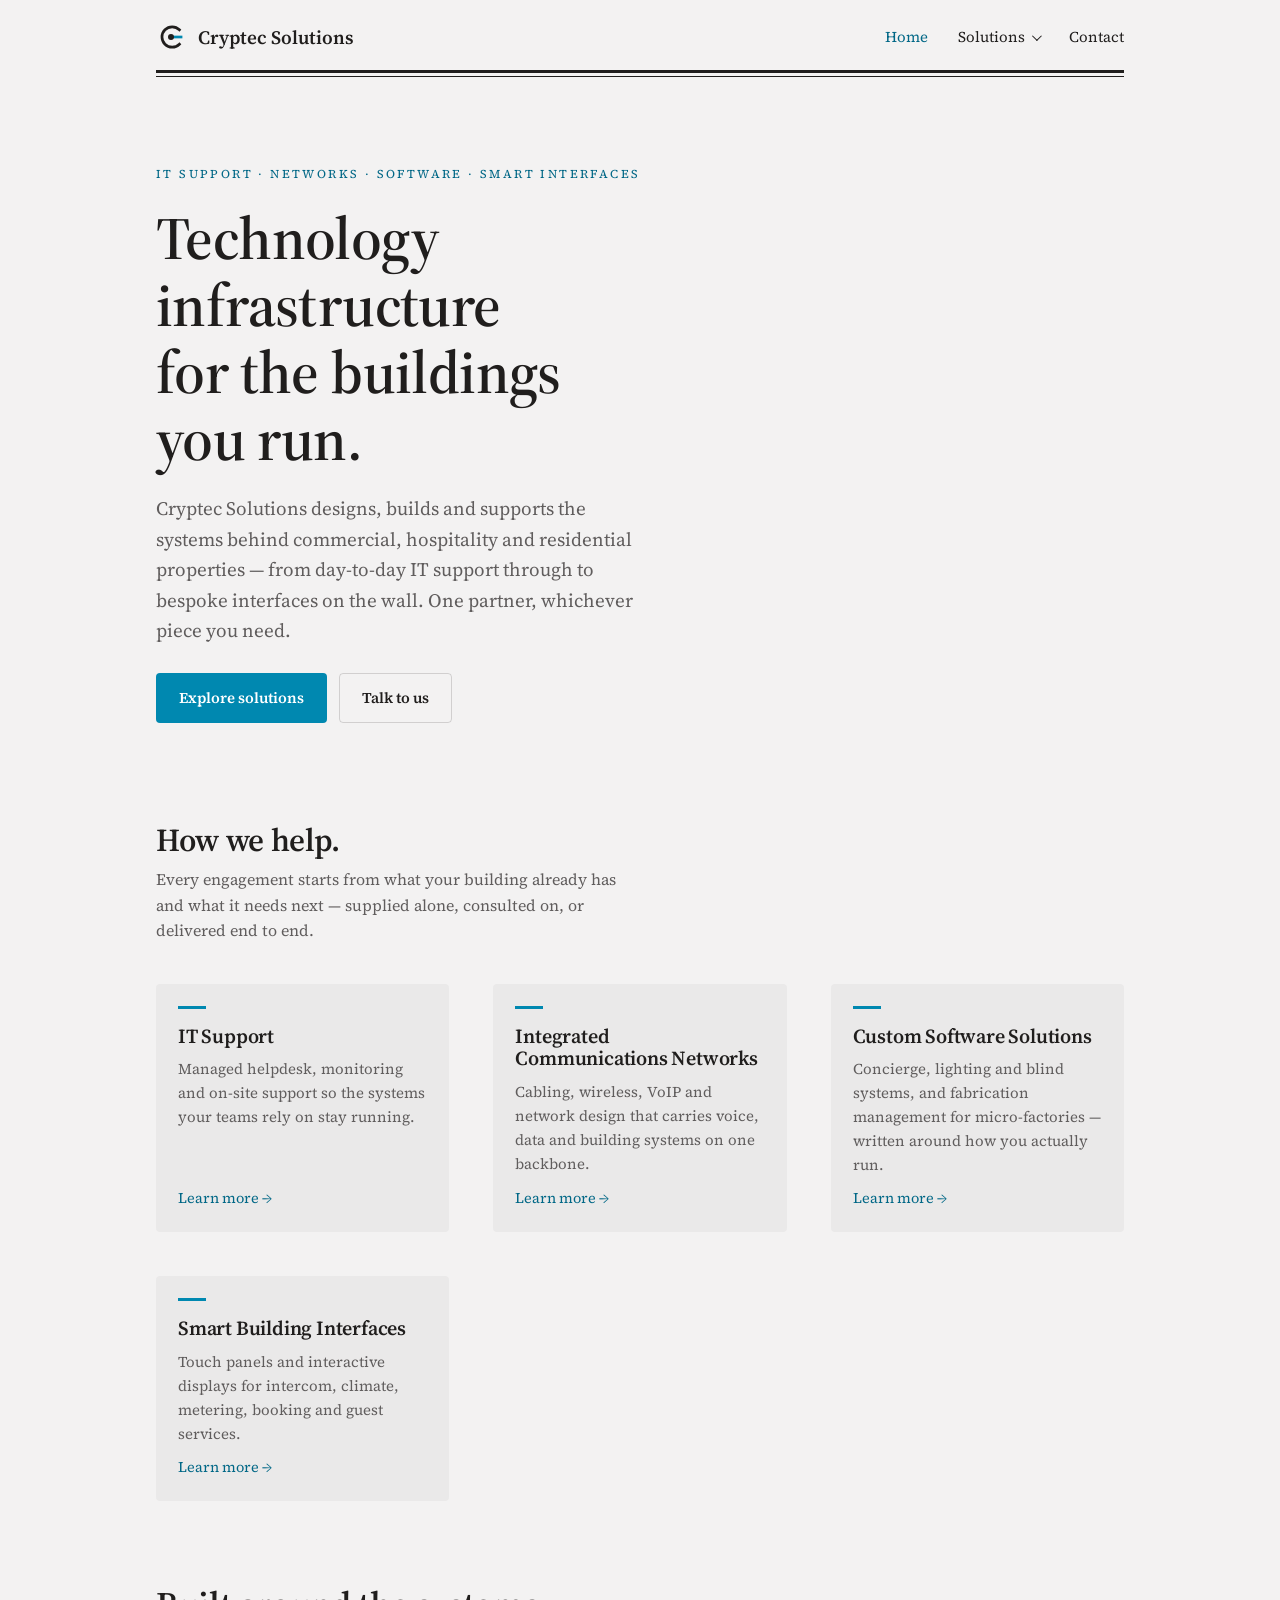
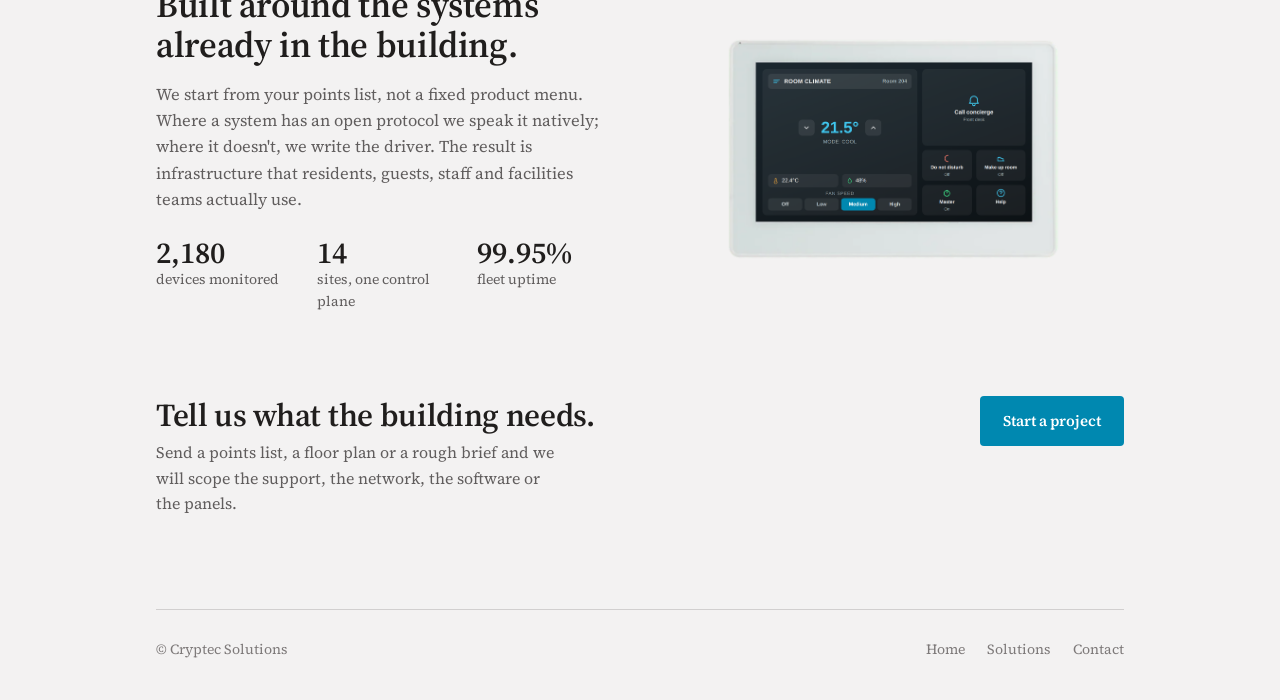
<file: index.html>
<!doctype html>
<html lang="en">
<head>
<meta charset="utf-8">
<meta name="viewport" content="width=device-width, initial-scale=1">
<title>Cryptec Solutions — IT support, networks, software &amp; smart building interfaces</title>
<meta name="description" content="Cryptec Solutions delivers IT support, integrated communications networks, custom software and smart building interfaces for commercial, hospitality and residential properties.">
<link rel="icon" href="favicon.svg" type="image/svg+xml">
<link rel="icon" href="favicon.ico" sizes="any">
<link rel="apple-touch-icon" href="apple-touch-icon.png">
<link rel="stylesheet" href="assets/css/style.css">
</head>
<body>

<div class="wrap">
  <header class="site-header">
    <nav class="nav">
      <a class="brand" href="index.html">
        <svg width="30" height="30" viewBox="0 0 100 100" aria-hidden="true">
          <path d="M78 26 A34 34 0 1 0 78 74" fill="none" stroke="currentColor" stroke-width="9" stroke-linecap="square"></path>
          <path d="M50 50 H88" fill="none" stroke="#0088b0" stroke-width="9"></path>
          <circle cx="50" cy="50" r="10" fill="currentColor"></circle>
        </svg>
        <span>Cryptec Solutions</span>
      </a>
      <div class="nav-links">
        <a href="index.html" aria-current="page">Home</a>
        <details class="dropdown">
          <summary>Solutions</summary>
          <ul class="dropdown-menu">
            <li><a class="view-all" href="solutions/index.html">All solutions →</a></li>
            <li><a href="solutions/it-support.html">IT Support<span class="item-desc">Helpdesk, infrastructure &amp; on-site support</span></a></li>
            <li><a href="solutions/communications-networks.html">Integrated Communications Networks<span class="item-desc">Cabling, wireless, VoIP &amp; building networks</span></a></li>
            <li><a href="solutions/custom-software.html">Custom Software Solutions<span class="item-desc">Concierge, lighting &amp; fabrication software</span></a></li>
            <li><a href="solutions/smart-building-interfaces.html">Smart Building Interfaces<span class="item-desc">Touch panels &amp; interactive displays</span></a></li>
          </ul>
        </details>
        <a href="contact.html">Contact</a>
      </div>
    </nav>
  </header>

  <div class="rule"><div></div><div></div></div>

  <section class="hero" style="padding-bottom: clamp(56px, 9vw, 100px);">
    <div class="kicker">IT support · networks · software · smart interfaces</div>
    <h1>Technology infrastructure for the buildings you run.</h1>
    <p>Cryptec Solutions designs, builds and supports the systems behind commercial, hospitality and residential properties — from day-to-day IT support through to bespoke interfaces on the wall. One partner, whichever piece you need.</p>
    <div class="actions">
      <a href="solutions/index.html" class="btn btn-primary">Explore solutions</a>
      <a href="contact.html" class="btn btn-secondary">Talk to us</a>
    </div>
  </section>

  <section id="solutions">
    <h2 style="font-size: clamp(24px, 3vw, 32px); margin-bottom: 8px;">How we help.</h2>
    <p class="text-muted" style="max-width: 60ch; margin-bottom: clamp(24px, 4vw, 40px);">Every engagement starts from what your building already has and what it needs next — supplied alone, consulted on, or delivered end to end.</p>
    <div class="grid grid-4">
      <div class="solution-card">
        <div class="accent-bar"></div>
        <h3>IT Support</h3>
        <p>Managed helpdesk, monitoring and on-site support so the systems your teams rely on stay running.</p>
        <a href="solutions/it-support.html">Learn more →</a>
      </div>
      <div class="solution-card">
        <div class="accent-bar"></div>
        <h3>Integrated Communications Networks</h3>
        <p>Cabling, wireless, VoIP and network design that carries voice, data and building systems on one backbone.</p>
        <a href="solutions/communications-networks.html">Learn more →</a>
      </div>
      <div class="solution-card">
        <div class="accent-bar"></div>
        <h3>Custom Software Solutions</h3>
        <p>Concierge, lighting and blind systems, and fabrication management for micro-factories — written around how you actually run.</p>
        <a href="solutions/custom-software.html">Learn more →</a>
      </div>
      <div class="solution-card">
        <div class="accent-bar"></div>
        <h3>Smart Building Interfaces</h3>
        <p>Touch panels and interactive displays for intercom, climate, metering, booking and guest services.</p>
        <a href="solutions/smart-building-interfaces.html">Learn more →</a>
      </div>
    </div>
  </section>

  <section class="grid grid-2" style="align-items: center;">
    <div style="display:flex; flex-direction:column; gap:16px;">
      <h2 style="font-size: clamp(26px, 3.4vw, 36px);">Built around the systems already in the building.</h2>
      <p class="text-muted" style="font-size: 16.5px;">We start from your points list, not a fixed product menu. Where a system has an open protocol we speak it natively; where it doesn't, we write the driver. The result is infrastructure that residents, guests, staff and facilities teams actually use.</p>
      <div class="stats">
        <div><div class="stat-num">2,180</div><div class="stat-label">devices monitored</div></div>
        <div><div class="stat-num">14</div><div class="stat-label">sites, one control plane</div></div>
        <div><div class="stat-num">99.95%</div><div class="stat-label">fleet uptime</div></div>
      </div>
    </div>
    <img src="assets/img/ct-7.png" alt="CT-7 panel showing a room control screen with climate, call concierge, do not disturb, make up room, master power and help" style="width:100%; max-width:340px; height:auto; display:block; margin:0 auto;" loading="lazy">
  </section>

  <section class="cta-banner">
    <div>
      <h2>Tell us what the building needs.</h2>
      <p>Send a points list, a floor plan or a rough brief and we will scope the support, the network, the software or the panels.</p>
    </div>
    <a href="contact.html" class="btn btn-primary">Start a project</a>
  </section>

  <footer class="site-footer">
    <span>© Cryptec Solutions</span>
    <div class="footer-links">
      <a href="index.html">Home</a>
      <a href="solutions/index.html">Solutions</a>
      <a href="contact.html">Contact</a>
    </div>
  </footer>
</div>

</body>
</html>
</file>
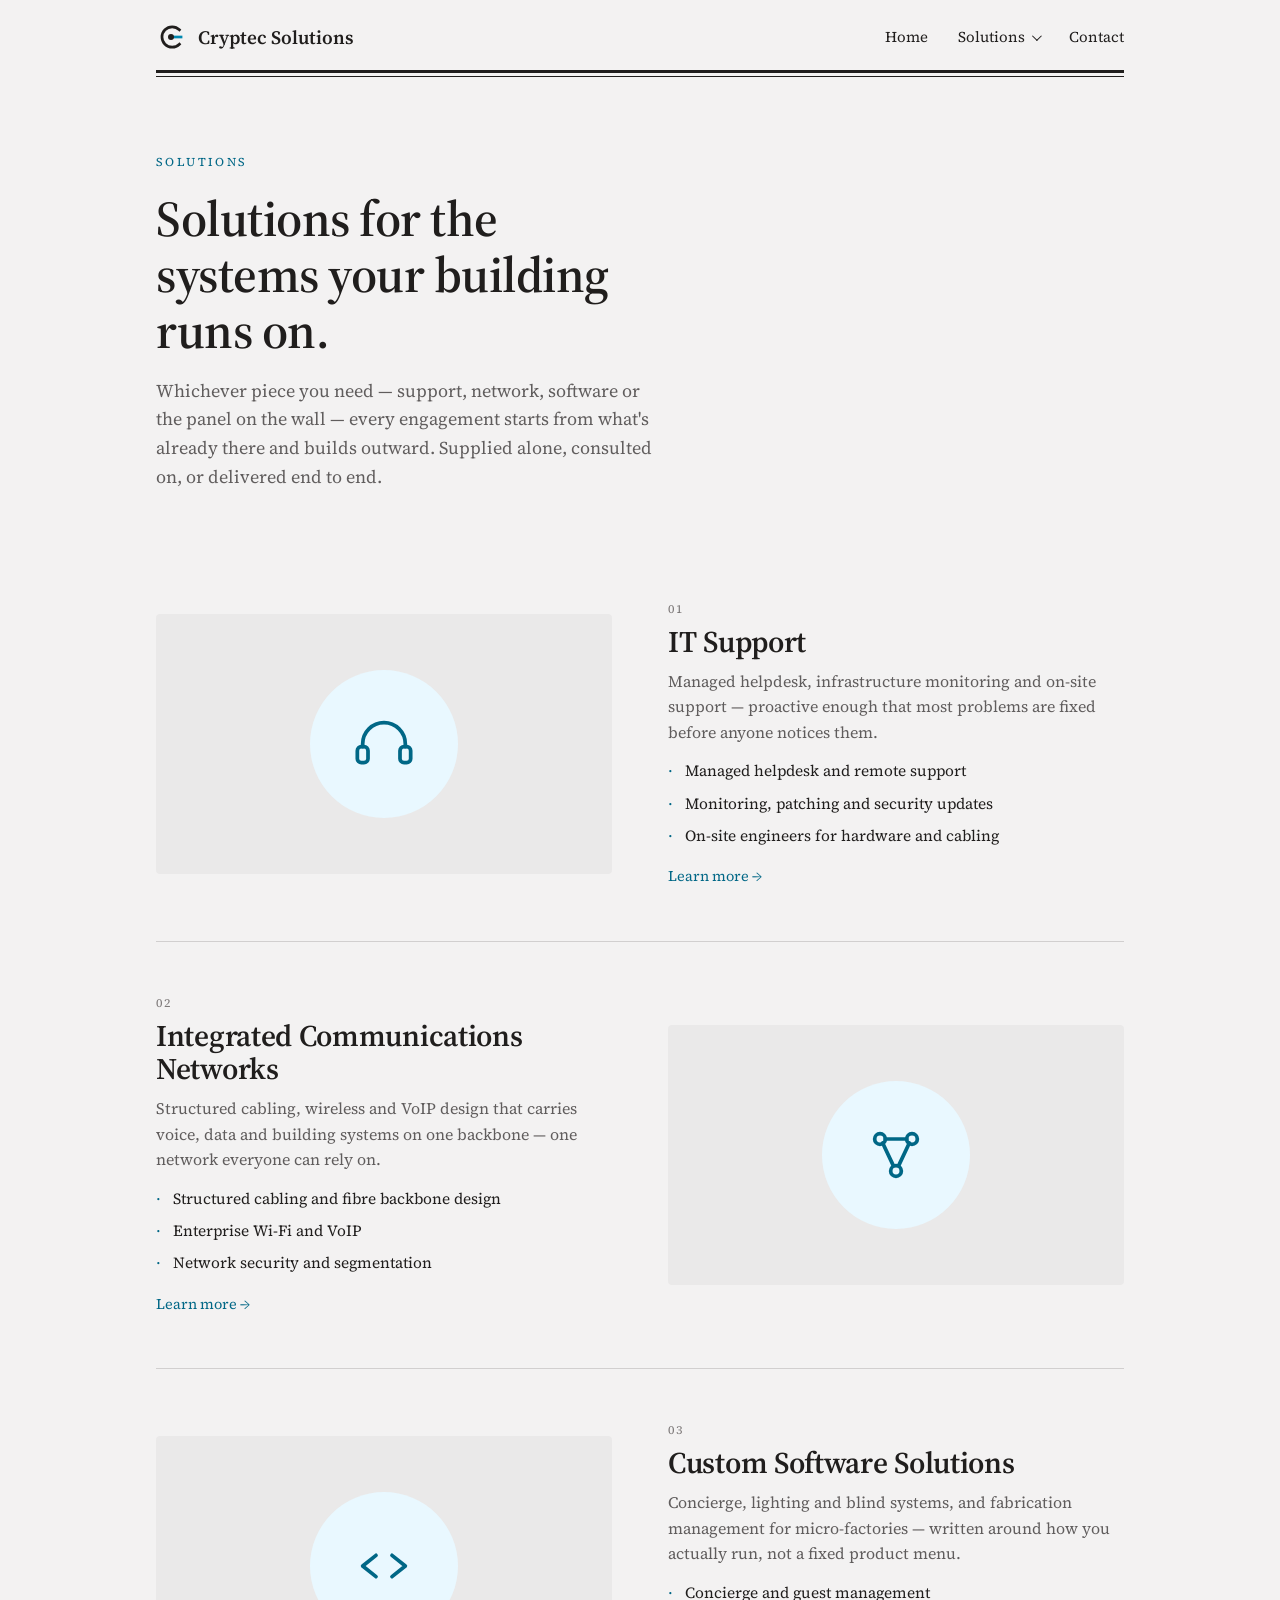
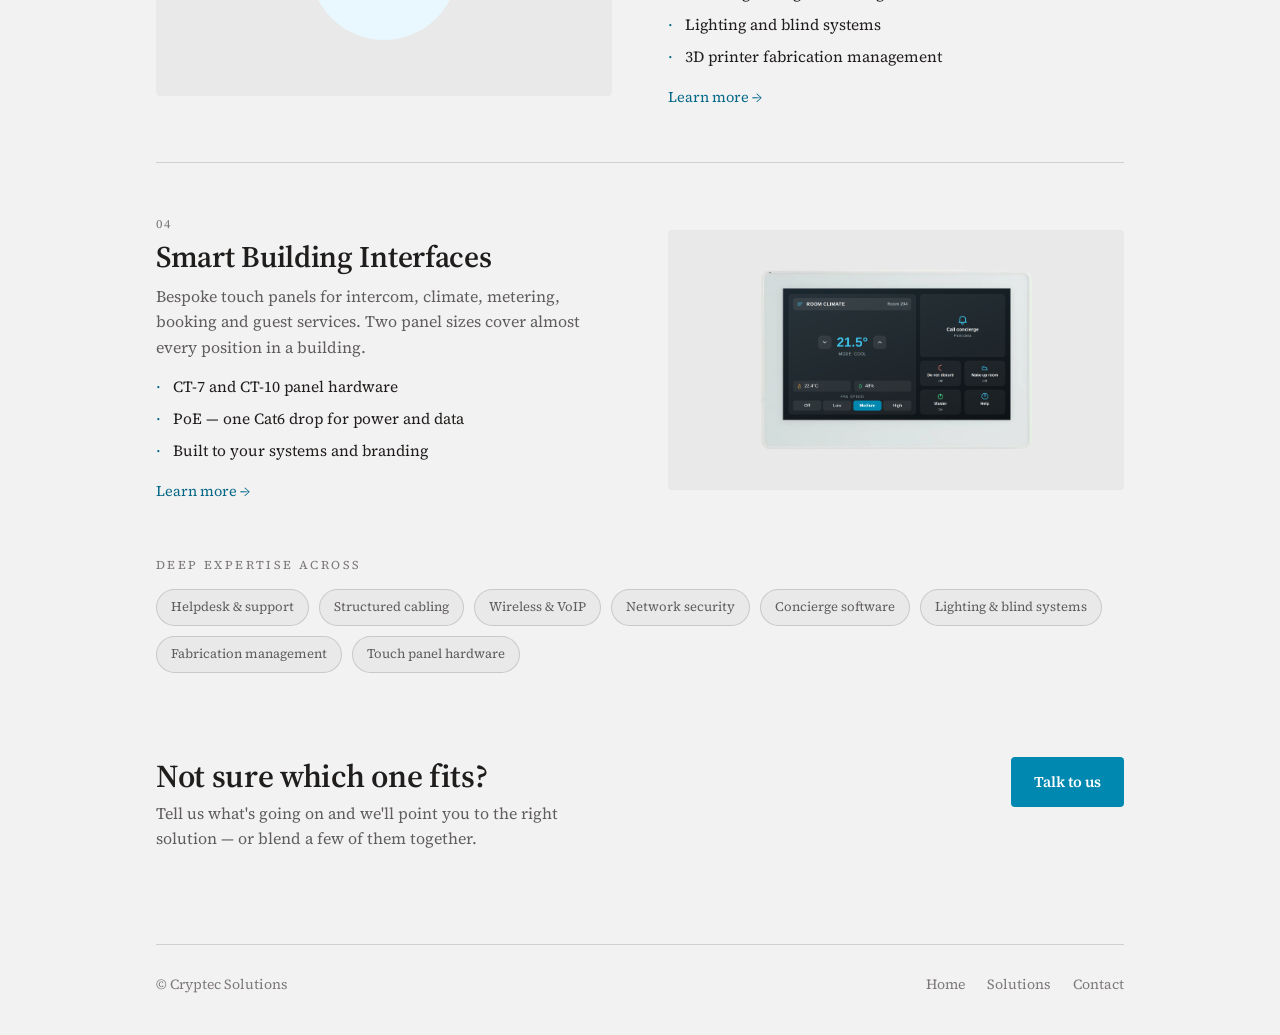
<file: solutions/index.html>
<!doctype html>
<html lang="en">
<head>
<meta charset="utf-8">
<meta name="viewport" content="width=device-width, initial-scale=1">
<title>Solutions — Cryptec Solutions</title>
<meta name="description" content="IT support, integrated communications networks, custom software and smart building interfaces — Cryptec's four solutions in one place.">
<link rel="icon" href="../favicon.svg" type="image/svg+xml">
<link rel="icon" href="../favicon.ico" sizes="any">
<link rel="apple-touch-icon" href="../apple-touch-icon.png">
<link rel="stylesheet" href="../assets/css/style.css">
<style>
  .icon-badge { width: 148px; height: 148px; border-radius: 50%; background: var(--color-accent-100); display: flex; align-items: center; justify-content: center; flex: none; }
  .icon-badge svg { width: 64px; height: 64px; stroke: var(--color-accent-700); fill: none; stroke-width: 1.4; stroke-linecap: round; stroke-linejoin: round; }
</style>
</head>
<body>

<svg aria-hidden="true" style="position:absolute; width:0; height:0; overflow:hidden;">
  <defs>
    <symbol id="i-it" viewBox="0 0 24 24"><path d="M4 13v-1a8 8 0 0116 0v1"/><rect x="2" y="13" width="4" height="6" rx="1.5"/><rect x="18" y="13" width="4" height="6" rx="1.5"/></symbol>
    <symbol id="i-network" viewBox="0 0 24 24"><circle cx="6" cy="6" r="2"/><circle cx="18" cy="6" r="2"/><circle cx="12" cy="18" r="2"/><line x1="7" y1="7.5" x2="11" y2="16"/><line x1="17" y1="7.5" x2="13" y2="16"/><line x1="8" y1="6" x2="16" y2="6"/></symbol>
    <symbol id="i-software" viewBox="0 0 24 24"><polyline points="9 8 4 12 9 16"/><polyline points="15 8 20 12 15 16"/></symbol>
  </defs>
</svg>

<div class="wrap">
  <header class="site-header">
    <nav class="nav">
      <a class="brand" href="../index.html">
        <svg width="30" height="30" viewBox="0 0 100 100" aria-hidden="true">
          <path d="M78 26 A34 34 0 1 0 78 74" fill="none" stroke="currentColor" stroke-width="9" stroke-linecap="square"></path>
          <path d="M50 50 H88" fill="none" stroke="#0088b0" stroke-width="9"></path>
          <circle cx="50" cy="50" r="10" fill="currentColor"></circle>
        </svg>
        <span>Cryptec Solutions</span>
      </a>
      <div class="nav-links">
        <a href="../index.html">Home</a>
        <details class="dropdown">
          <summary>Solutions</summary>
          <ul class="dropdown-menu">
            <li><a class="view-all" href="index.html" aria-current="page">All solutions →</a></li>
            <li><a href="it-support.html">IT Support<span class="item-desc">Helpdesk, infrastructure &amp; on-site support</span></a></li>
            <li><a href="communications-networks.html">Integrated Communications Networks<span class="item-desc">Cabling, wireless, VoIP &amp; building networks</span></a></li>
            <li><a href="custom-software.html">Custom Software Solutions<span class="item-desc">Concierge, lighting &amp; fabrication software</span></a></li>
            <li><a href="smart-building-interfaces.html">Smart Building Interfaces<span class="item-desc">Touch panels &amp; interactive displays</span></a></li>
          </ul>
        </details>
        <a href="../contact.html">Contact</a>
      </div>
    </nav>
  </header>

  <div class="rule"><div></div><div></div></div>

  <header class="page-header">
    <div class="kicker">Solutions</div>
    <h1>Solutions for the systems your building runs on.</h1>
    <p>Whichever piece you need — support, network, software or the panel on the wall — every engagement starts from what's already there and builds outward. Supplied alone, consulted on, or delivered end to end.</p>
  </header>

  <section style="padding-bottom: 0;">
    <div class="solution-row">
      <div class="solution-visual"><div class="icon-badge"><svg><use href="#i-it"></use></svg></div></div>
      <div>
        <div class="kicker" style="color: var(--color-neutral-600);">01</div>
        <h2 style="font-size: clamp(24px, 3vw, 30px); margin: 6px 0 10px;">IT Support</h2>
        <p class="text-muted" style="font-size: 16px;">Managed helpdesk, infrastructure monitoring and on-site support — proactive enough that most problems are fixed before anyone notices them.</p>
        <div class="feature-list" style="margin: 14px 0 16px;">
          <div><span class="bullet">·</span><span>Managed helpdesk and remote support</span></div>
          <div><span class="bullet">·</span><span>Monitoring, patching and security updates</span></div>
          <div><span class="bullet">·</span><span>On-site engineers for hardware and cabling</span></div>
        </div>
        <a href="it-support.html" style="font-size: 14.5px; color: var(--color-accent-700); text-decoration: none;">Learn more →</a>
      </div>
    </div>

    <div class="solution-row reverse">
      <div class="solution-visual"><div class="icon-badge"><svg><use href="#i-network"></use></svg></div></div>
      <div>
        <div class="kicker" style="color: var(--color-neutral-600);">02</div>
        <h2 style="font-size: clamp(24px, 3vw, 30px); margin: 6px 0 10px;">Integrated Communications Networks</h2>
        <p class="text-muted" style="font-size: 16px;">Structured cabling, wireless and VoIP design that carries voice, data and building systems on one backbone — one network everyone can rely on.</p>
        <div class="feature-list" style="margin: 14px 0 16px;">
          <div><span class="bullet">·</span><span>Structured cabling and fibre backbone design</span></div>
          <div><span class="bullet">·</span><span>Enterprise Wi-Fi and VoIP</span></div>
          <div><span class="bullet">·</span><span>Network security and segmentation</span></div>
        </div>
        <a href="communications-networks.html" style="font-size: 14.5px; color: var(--color-accent-700); text-decoration: none;">Learn more →</a>
      </div>
    </div>

    <div class="solution-row">
      <div class="solution-visual"><div class="icon-badge"><svg><use href="#i-software"></use></svg></div></div>
      <div>
        <div class="kicker" style="color: var(--color-neutral-600);">03</div>
        <h2 style="font-size: clamp(24px, 3vw, 30px); margin: 6px 0 10px;">Custom Software Solutions</h2>
        <p class="text-muted" style="font-size: 16px;">Concierge, lighting and blind systems, and fabrication management for micro-factories — written around how you actually run, not a fixed product menu.</p>
        <div class="feature-list" style="margin: 14px 0 16px;">
          <div><span class="bullet">·</span><span>Concierge and guest management</span></div>
          <div><span class="bullet">·</span><span>Lighting and blind systems</span></div>
          <div><span class="bullet">·</span><span>3D printer fabrication management</span></div>
        </div>
        <a href="custom-software.html" style="font-size: 14.5px; color: var(--color-accent-700); text-decoration: none;">Learn more →</a>
      </div>
    </div>

    <div class="solution-row reverse">
      <div class="solution-visual">
        <img src="../assets/img/ct-7.png" alt="CT-7 panel showing a room control screen with climate, call concierge, do not disturb, make up room, master power and help" style="width:100%; max-width:280px; height:auto; display:block;" loading="lazy">
      </div>
      <div>
        <div class="kicker" style="color: var(--color-neutral-600);">04</div>
        <h2 style="font-size: clamp(24px, 3vw, 30px); margin: 6px 0 10px;">Smart Building Interfaces</h2>
        <p class="text-muted" style="font-size: 16px;">Bespoke touch panels for intercom, climate, metering, booking and guest services. Two panel sizes cover almost every position in a building.</p>
        <div class="feature-list" style="margin: 14px 0 16px;">
          <div><span class="bullet">·</span><span>CT-7 and CT-10 panel hardware</span></div>
          <div><span class="bullet">·</span><span>PoE — one Cat6 drop for power and data</span></div>
          <div><span class="bullet">·</span><span>Built to your systems and branding</span></div>
        </div>
        <a href="smart-building-interfaces.html" style="font-size: 14.5px; color: var(--color-accent-700); text-decoration: none;">Learn more →</a>
      </div>
    </div>
  </section>

  <section>
    <div class="kicker" style="color: var(--color-neutral-600); margin-bottom: 14px;">Deep expertise across</div>
    <div class="tag-row">
      <span class="tag">Helpdesk &amp; support</span>
      <span class="tag">Structured cabling</span>
      <span class="tag">Wireless &amp; VoIP</span>
      <span class="tag">Network security</span>
      <span class="tag">Concierge software</span>
      <span class="tag">Lighting &amp; blind systems</span>
      <span class="tag">Fabrication management</span>
      <span class="tag">Touch panel hardware</span>
    </div>
  </section>

  <section class="cta-banner">
    <div>
      <h2>Not sure which one fits?</h2>
      <p>Tell us what's going on and we'll point you to the right solution — or blend a few of them together.</p>
    </div>
    <a href="../contact.html" class="btn btn-primary">Talk to us</a>
  </section>

  <footer class="site-footer">
    <span>© Cryptec Solutions</span>
    <div class="footer-links">
      <a href="../index.html">Home</a>
      <a href="index.html">Solutions</a>
      <a href="../contact.html">Contact</a>
    </div>
  </footer>
</div>

</body>
</html>
</file>
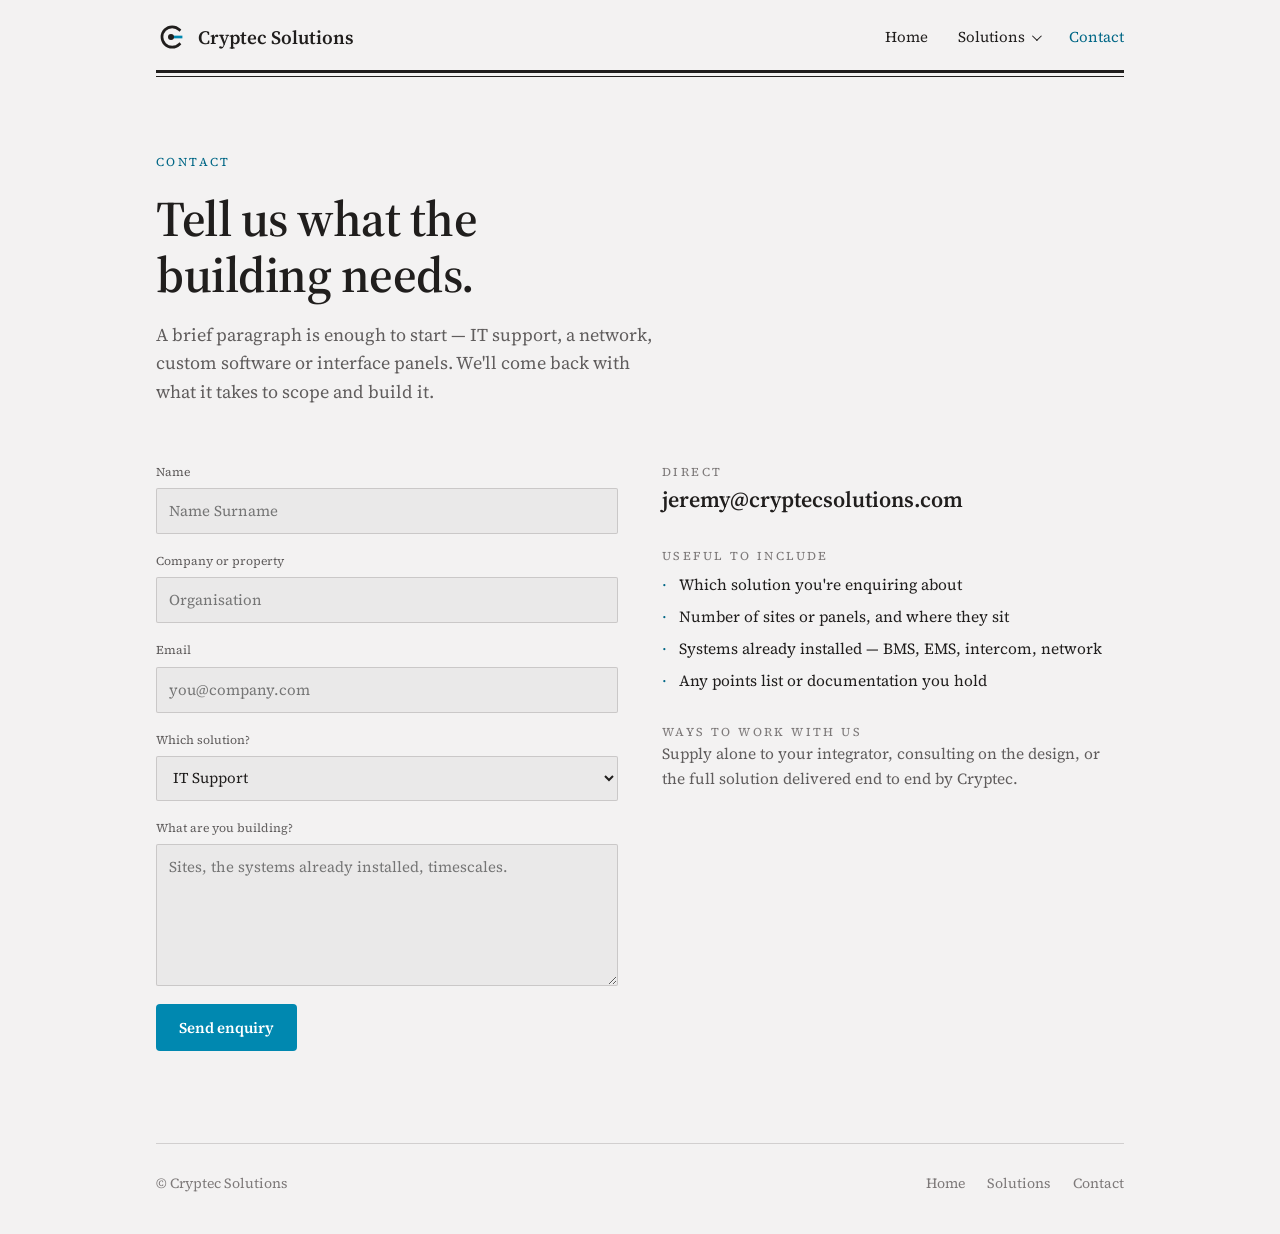
<file: contact.html>
<!doctype html>
<html lang="en">
<head>
<meta charset="utf-8">
<meta name="viewport" content="width=device-width, initial-scale=1">
<title>Contact — Cryptec Solutions</title>
<meta name="description" content="Tell Cryptec Solutions what the building needs — IT support, a network, custom software or smart building interfaces.">
<link rel="icon" href="favicon.svg" type="image/svg+xml">
<link rel="icon" href="favicon.ico" sizes="any">
<link rel="apple-touch-icon" href="apple-touch-icon.png">
<link rel="stylesheet" href="assets/css/style.css">
</head>
<body>

<div class="wrap">
  <header class="site-header">
    <nav class="nav">
      <a class="brand" href="index.html">
        <svg width="30" height="30" viewBox="0 0 100 100" aria-hidden="true">
          <path d="M78 26 A34 34 0 1 0 78 74" fill="none" stroke="currentColor" stroke-width="9" stroke-linecap="square"></path>
          <path d="M50 50 H88" fill="none" stroke="#0088b0" stroke-width="9"></path>
          <circle cx="50" cy="50" r="10" fill="currentColor"></circle>
        </svg>
        <span>Cryptec Solutions</span>
      </a>
      <div class="nav-links">
        <a href="index.html">Home</a>
        <details class="dropdown">
          <summary>Solutions</summary>
          <ul class="dropdown-menu">
            <li><a class="view-all" href="solutions/index.html">All solutions →</a></li>
            <li><a href="solutions/it-support.html">IT Support<span class="item-desc">Helpdesk, infrastructure &amp; on-site support</span></a></li>
            <li><a href="solutions/communications-networks.html">Integrated Communications Networks<span class="item-desc">Cabling, wireless, VoIP &amp; building networks</span></a></li>
            <li><a href="solutions/custom-software.html">Custom Software Solutions<span class="item-desc">Concierge, lighting &amp; fabrication software</span></a></li>
            <li><a href="solutions/smart-building-interfaces.html">Smart Building Interfaces<span class="item-desc">Touch panels &amp; interactive displays</span></a></li>
          </ul>
        </details>
        <a href="contact.html" aria-current="page">Contact</a>
      </div>
    </nav>
  </header>

  <div class="rule"><div></div><div></div></div>

  <header class="page-header">
    <div class="kicker">Contact</div>
    <h1>Tell us what the building needs.</h1>
    <p>A brief paragraph is enough to start — IT support, a network, custom software or interface panels. We'll come back with what it takes to scope and build it.</p>
  </header>

  <section class="grid grid-2" style="align-items: start;">

    <form action="mailto:jeremy@cryptecsolutions.com" method="post" enctype="text/plain" style="display:flex; flex-direction:column; gap:18px;">
      <div class="field">
        <label for="c-name">Name</label>
        <input class="input" id="c-name" name="Name" type="text" placeholder="Name Surname" required>
      </div>
      <div class="field">
        <label for="c-org">Company or property</label>
        <input class="input" id="c-org" name="Organisation" type="text" placeholder="Organisation">
      </div>
      <div class="field">
        <label for="c-email">Email</label>
        <input class="input" id="c-email" name="Email" type="email" placeholder="you@company.com" required>
      </div>
      <div class="field">
        <label for="c-interest">Which solution?</label>
        <select class="input" id="c-interest" name="Solution">
          <option>IT Support</option>
          <option>Integrated Communications Networks</option>
          <option>Custom Software Solutions</option>
          <option>Smart Building Interfaces</option>
          <option>Not sure yet</option>
        </select>
      </div>
      <div class="field">
        <label for="c-brief">What are you building?</label>
        <textarea class="input" id="c-brief" name="Brief" rows="5" placeholder="Sites, the systems already installed, timescales."></textarea>
      </div>
      <div>
        <button class="btn btn-primary" type="submit">Send enquiry</button>
      </div>
    </form>

    <div style="display:flex; flex-direction:column; gap:30px;">
      <div>
        <div class="kicker" style="color: var(--color-neutral-600);">Direct</div>
        <div style="font-family: var(--font-heading); font-size: 22px; font-weight: 600;">jeremy@cryptecsolutions.com</div>
      </div>
      <div>
        <div class="kicker" style="color: var(--color-neutral-600);">Useful to include</div>
        <div class="feature-list" style="margin-top: 6px;">
          <div><span class="bullet">·</span><span>Which solution you're enquiring about</span></div>
          <div><span class="bullet">·</span><span>Number of sites or panels, and where they sit</span></div>
          <div><span class="bullet">·</span><span>Systems already installed — BMS, EMS, intercom, network</span></div>
          <div><span class="bullet">·</span><span>Any points list or documentation you hold</span></div>
        </div>
      </div>
      <div>
        <div class="kicker" style="color: var(--color-neutral-600);">Ways to work with us</div>
        <p class="text-muted" style="font-size: 15.5px;">Supply alone to your integrator, consulting on the design, or the full solution delivered end to end by Cryptec.</p>
      </div>
    </div>

  </section>

  <footer class="site-footer">
    <span>© Cryptec Solutions</span>
    <div class="footer-links">
      <a href="index.html">Home</a>
      <a href="solutions/index.html">Solutions</a>
      <a href="contact.html">Contact</a>
    </div>
  </footer>
</div>

</body>
</html>
</file>
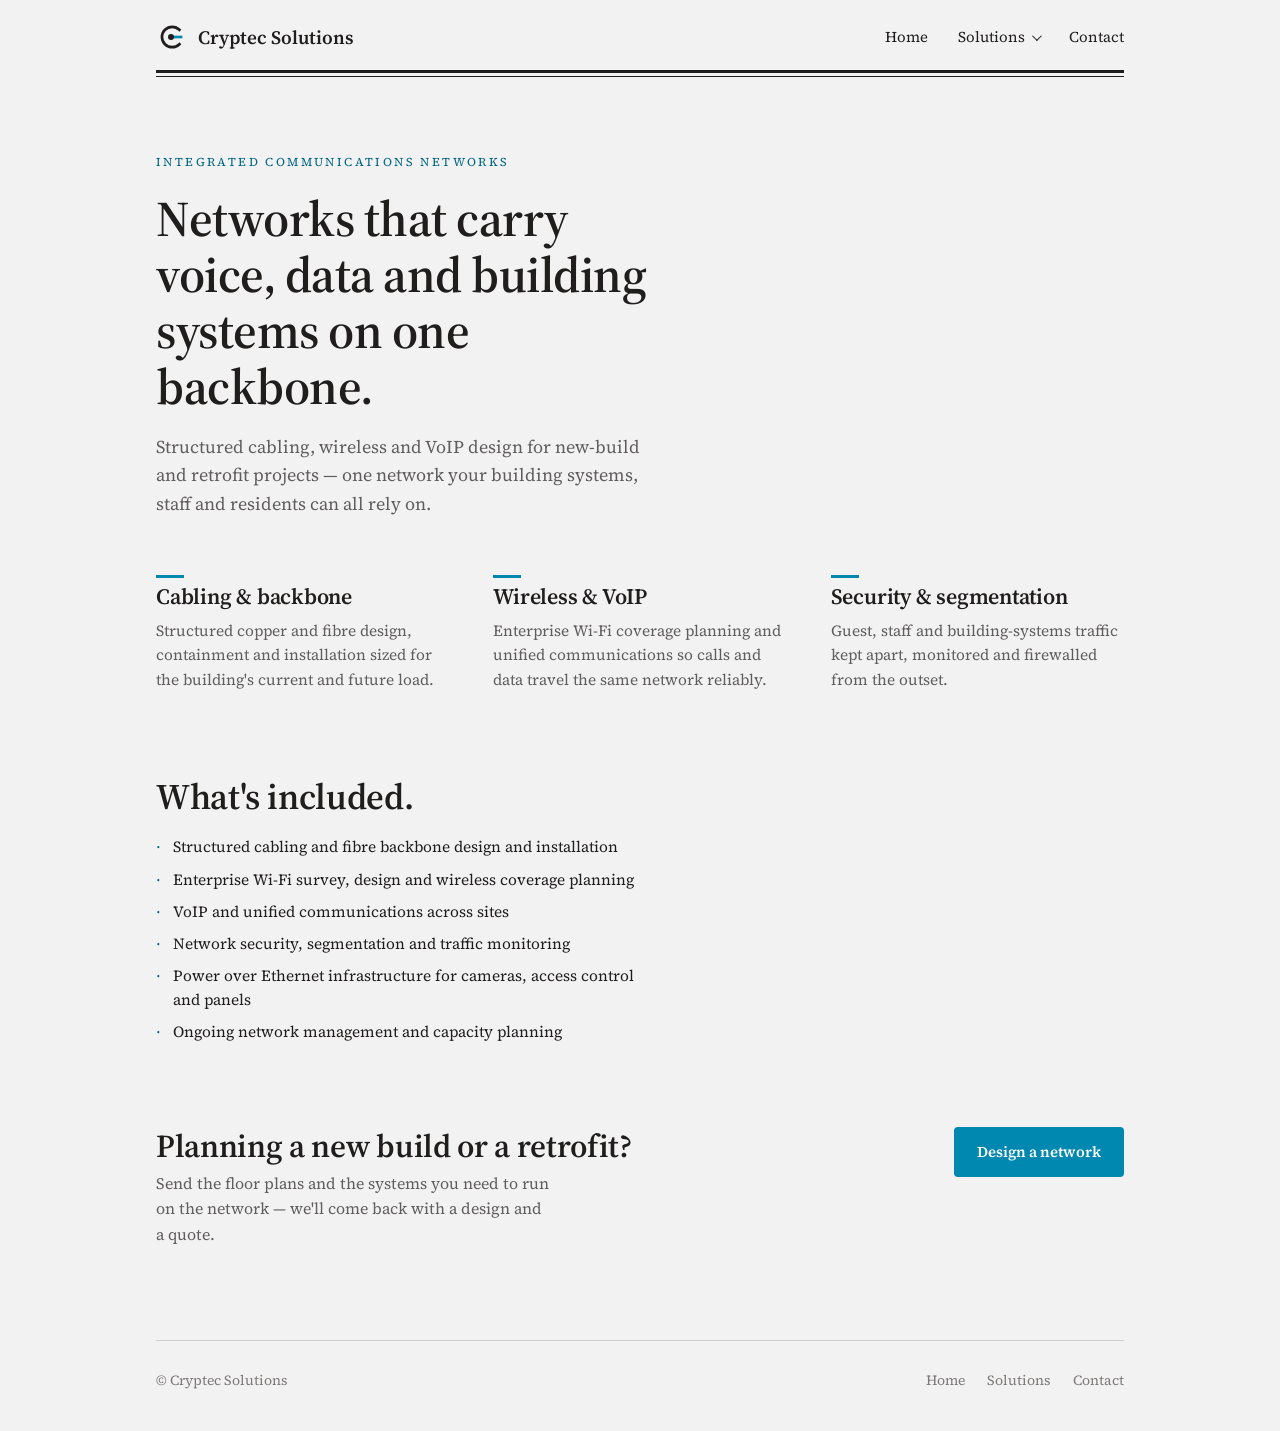
<file: solutions/communications-networks.html>
<!doctype html>
<html lang="en">
<head>
<meta charset="utf-8">
<meta name="viewport" content="width=device-width, initial-scale=1">
<title>Integrated Communications Networks — Cryptec Solutions</title>
<meta name="description" content="Structured cabling, wireless, VoIP and building network design that carries voice, data and building systems on one backbone.">
<link rel="icon" href="../favicon.svg" type="image/svg+xml">
<link rel="icon" href="../favicon.ico" sizes="any">
<link rel="apple-touch-icon" href="../apple-touch-icon.png">
<link rel="stylesheet" href="../assets/css/style.css">
</head>
<body>

<div class="wrap">
  <header class="site-header">
    <nav class="nav">
      <a class="brand" href="../index.html">
        <svg width="30" height="30" viewBox="0 0 100 100" aria-hidden="true">
          <path d="M78 26 A34 34 0 1 0 78 74" fill="none" stroke="currentColor" stroke-width="9" stroke-linecap="square"></path>
          <path d="M50 50 H88" fill="none" stroke="#0088b0" stroke-width="9"></path>
          <circle cx="50" cy="50" r="10" fill="currentColor"></circle>
        </svg>
        <span>Cryptec Solutions</span>
      </a>
      <div class="nav-links">
        <a href="../index.html">Home</a>
        <details class="dropdown">
          <summary>Solutions</summary>
          <ul class="dropdown-menu">
            <li><a class="view-all" href="index.html">All solutions →</a></li>
            <li><a href="it-support.html">IT Support<span class="item-desc">Helpdesk, infrastructure &amp; on-site support</span></a></li>
            <li><a href="communications-networks.html" aria-current="page">Integrated Communications Networks<span class="item-desc">Cabling, wireless, VoIP &amp; building networks</span></a></li>
            <li><a href="custom-software.html">Custom Software Solutions<span class="item-desc">Concierge, lighting &amp; fabrication software</span></a></li>
            <li><a href="smart-building-interfaces.html">Smart Building Interfaces<span class="item-desc">Touch panels &amp; interactive displays</span></a></li>
          </ul>
        </details>
        <a href="../contact.html">Contact</a>
      </div>
    </nav>
  </header>

  <div class="rule"><div></div><div></div></div>

  <header class="page-header">
    <div class="kicker">Integrated Communications Networks</div>
    <h1>Networks that carry voice, data and building systems on one backbone.</h1>
    <p>Structured cabling, wireless and VoIP design for new-build and retrofit projects — one network your building systems, staff and residents can all rely on.</p>
  </header>

  <section class="grid grid-3">
    <div>
      <div class="accent-bar"></div>
      <h2 style="font-size: 22px; margin: 6px 0 10px;">Cabling &amp; backbone</h2>
      <p class="text-muted" style="font-size: 15.5px;">Structured copper and fibre design, containment and installation sized for the building's current and future load.</p>
    </div>
    <div>
      <div class="accent-bar"></div>
      <h2 style="font-size: 22px; margin: 6px 0 10px;">Wireless &amp; VoIP</h2>
      <p class="text-muted" style="font-size: 15.5px;">Enterprise Wi-Fi coverage planning and unified communications so calls and data travel the same network reliably.</p>
    </div>
    <div>
      <div class="accent-bar"></div>
      <h2 style="font-size: 22px; margin: 6px 0 10px;">Security &amp; segmentation</h2>
      <p class="text-muted" style="font-size: 15.5px;">Guest, staff and building-systems traffic kept apart, monitored and firewalled from the outset.</p>
    </div>
  </section>

  <section>
    <h2 style="font-size: clamp(26px, 3.4vw, 36px); max-width: 32ch; margin-bottom: 18px;">What's included.</h2>
    <div class="feature-list" style="max-width: 62ch;">
      <div><span class="bullet">·</span><span>Structured cabling and fibre backbone design and installation</span></div>
      <div><span class="bullet">·</span><span>Enterprise Wi-Fi survey, design and wireless coverage planning</span></div>
      <div><span class="bullet">·</span><span>VoIP and unified communications across sites</span></div>
      <div><span class="bullet">·</span><span>Network security, segmentation and traffic monitoring</span></div>
      <div><span class="bullet">·</span><span>Power over Ethernet infrastructure for cameras, access control and panels</span></div>
      <div><span class="bullet">·</span><span>Ongoing network management and capacity planning</span></div>
    </div>
  </section>

  <section class="cta-banner">
    <div>
      <h2>Planning a new build or a retrofit?</h2>
      <p>Send the floor plans and the systems you need to run on the network — we'll come back with a design and a quote.</p>
    </div>
    <a href="../contact.html" class="btn btn-primary">Design a network</a>
  </section>

  <footer class="site-footer">
    <span>© Cryptec Solutions</span>
    <div class="footer-links">
      <a href="../index.html">Home</a>
      <a href="index.html">Solutions</a>
      <a href="../contact.html">Contact</a>
    </div>
  </footer>
</div>

</body>
</html>
</file>
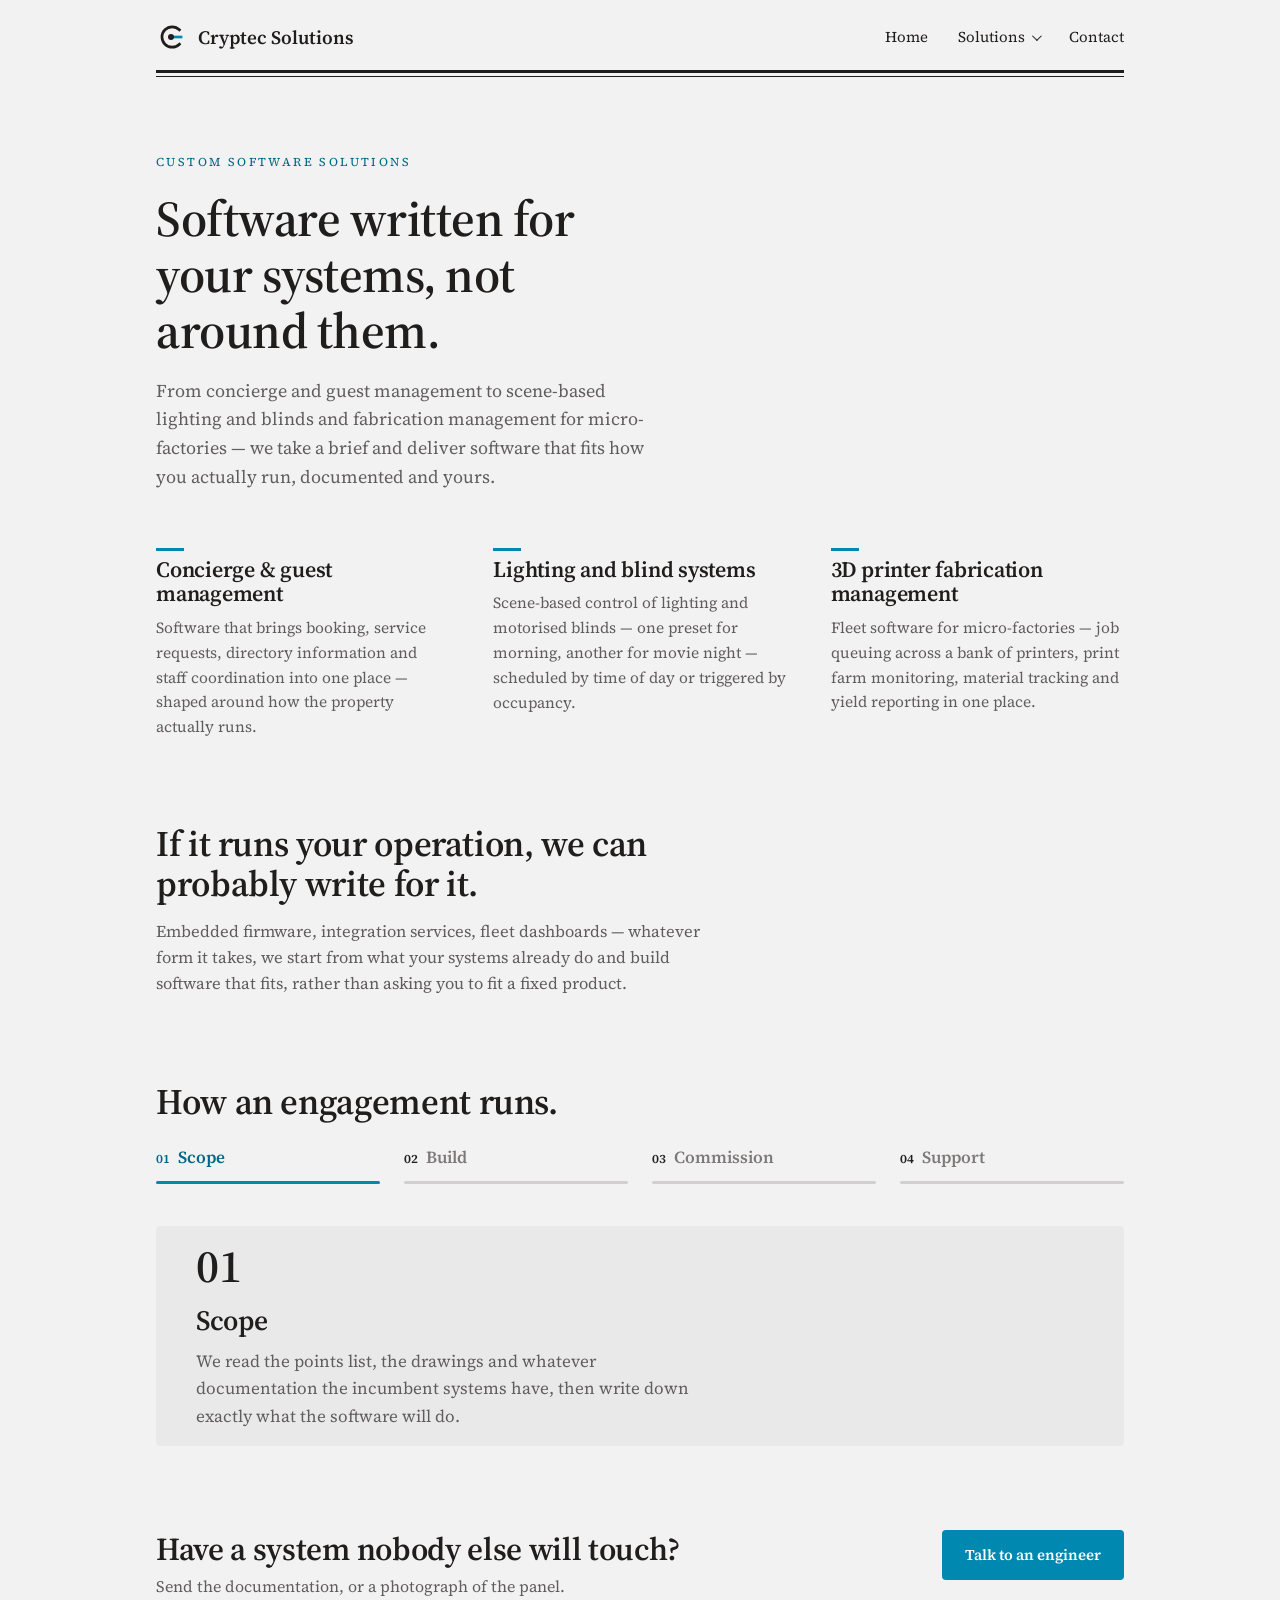
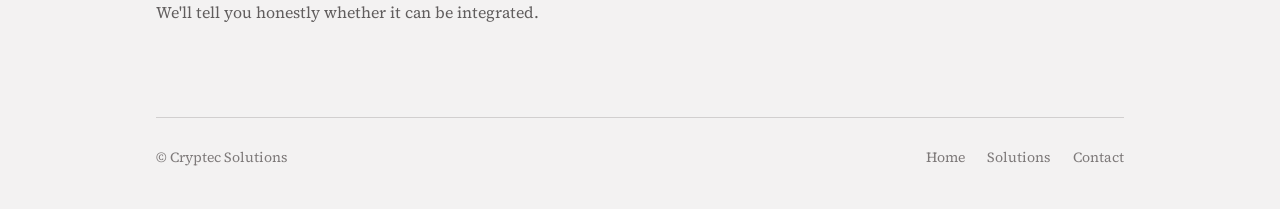
<file: solutions/custom-software.html>
<!doctype html>
<html lang="en">
<head>
<meta charset="utf-8">
<meta name="viewport" content="width=device-width, initial-scale=1">
<title>Custom Software Solutions — Cryptec Solutions</title>
<meta name="description" content="Concierge and guest management, lighting and blind systems, and fabrication management for micro-factories, written around how you run.">
<link rel="icon" href="../favicon.svg" type="image/svg+xml">
<link rel="icon" href="../favicon.ico" sizes="any">
<link rel="apple-touch-icon" href="../apple-touch-icon.png">
<link rel="stylesheet" href="../assets/css/style.css">
</head>
<body>

<div class="wrap">
  <header class="site-header">
    <nav class="nav">
      <a class="brand" href="../index.html">
        <svg width="30" height="30" viewBox="0 0 100 100" aria-hidden="true">
          <path d="M78 26 A34 34 0 1 0 78 74" fill="none" stroke="currentColor" stroke-width="9" stroke-linecap="square"></path>
          <path d="M50 50 H88" fill="none" stroke="#0088b0" stroke-width="9"></path>
          <circle cx="50" cy="50" r="10" fill="currentColor"></circle>
        </svg>
        <span>Cryptec Solutions</span>
      </a>
      <div class="nav-links">
        <a href="../index.html">Home</a>
        <details class="dropdown">
          <summary>Solutions</summary>
          <ul class="dropdown-menu">
            <li><a class="view-all" href="index.html">All solutions →</a></li>
            <li><a href="it-support.html">IT Support<span class="item-desc">Helpdesk, infrastructure &amp; on-site support</span></a></li>
            <li><a href="communications-networks.html">Integrated Communications Networks<span class="item-desc">Cabling, wireless, VoIP &amp; building networks</span></a></li>
            <li><a href="custom-software.html" aria-current="page">Custom Software Solutions<span class="item-desc">Concierge, lighting &amp; fabrication software</span></a></li>
            <li><a href="smart-building-interfaces.html">Smart Building Interfaces<span class="item-desc">Touch panels &amp; interactive displays</span></a></li>
          </ul>
        </details>
        <a href="../contact.html">Contact</a>
      </div>
    </nav>
  </header>

  <div class="rule"><div></div><div></div></div>

  <header class="page-header">
    <div class="kicker">Custom Software Solutions</div>
    <h1>Software written for your systems, not around them.</h1>
    <p>From concierge and guest management to scene-based lighting and blinds and fabrication management for micro-factories — we take a brief and deliver software that fits how you actually run, documented and yours.</p>
  </header>

  <section class="grid grid-3">
    <div>
      <div class="accent-bar"></div>
      <h2 style="font-size: 22px; margin: 6px 0 10px;">Concierge &amp; guest management</h2>
      <p class="text-muted" style="font-size: 15.5px;">Software that brings booking, service requests, directory information and staff coordination into one place — shaped around how the property actually runs.</p>
    </div>
    <div>
      <div class="accent-bar"></div>
      <h2 style="font-size: 22px; margin: 6px 0 10px;">Lighting and blind systems</h2>
      <p class="text-muted" style="font-size: 15.5px;">Scene-based control of lighting and motorised blinds — one preset for morning, another for movie night — scheduled by time of day or triggered by occupancy.</p>
    </div>
    <div>
      <div class="accent-bar"></div>
      <h2 style="font-size: 22px; margin: 6px 0 10px;">3D printer fabrication management</h2>
      <p class="text-muted" style="font-size: 15.5px;">Fleet software for micro-factories — job queuing across a bank of printers, print farm monitoring, material tracking and yield reporting in one place.</p>
    </div>
  </section>

  <section>
    <h2 style="font-size: clamp(26px, 3.4vw, 36px); max-width: 34ch; margin-bottom: 14px;">If it runs your operation, we can probably write for it.</h2>
    <p class="text-muted" style="font-size: 16.5px; max-width: 62ch;">Embedded firmware, integration services, fleet dashboards — whatever form it takes, we start from what your systems already do and build software that fits, rather than asking you to fit a fixed product.</p>
  </section>

  <section>
    <h2 style="font-size: clamp(26px, 3.4vw, 36px); max-width: 30ch; margin-bottom: 22px;">How an engagement runs.</h2>
    <div class="flow" data-flow>
      <div class="flow-tabs">
        <button class="flow-tab active" type="button">
          <span class="flow-tab-top"><span class="flow-num">01</span><span class="flow-title">Scope</span></span>
          <span class="flow-bar"><span class="flow-bar-fill"></span></span>
        </button>
        <button class="flow-tab" type="button">
          <span class="flow-tab-top"><span class="flow-num">02</span><span class="flow-title">Build</span></span>
          <span class="flow-bar"><span class="flow-bar-fill"></span></span>
        </button>
        <button class="flow-tab" type="button">
          <span class="flow-tab-top"><span class="flow-num">03</span><span class="flow-title">Commission</span></span>
          <span class="flow-bar"><span class="flow-bar-fill"></span></span>
        </button>
        <button class="flow-tab" type="button">
          <span class="flow-tab-top"><span class="flow-num">04</span><span class="flow-title">Support</span></span>
          <span class="flow-bar"><span class="flow-bar-fill"></span></span>
        </button>
      </div>
      <div class="flow-panel">
        <div class="flow-slide active">
          <div class="flow-slide-num">01</div>
          <h3>Scope</h3>
          <p>We read the points list, the drawings and whatever documentation the incumbent systems have, then write down exactly what the software will do.</p>
        </div>
        <div class="flow-slide">
          <div class="flow-slide-num">02</div>
          <h3>Build</h3>
          <p>Development against real hardware on the bench, reviewed with you as it lands rather than at the end.</p>
        </div>
        <div class="flow-slide">
          <div class="flow-slide-num">03</div>
          <h3>Commission</h3>
          <p>On site, point by point, until every integration reads and writes what it should. Handover comes documented.</p>
        </div>
        <div class="flow-slide">
          <div class="flow-slide-num">04</div>
          <h3>Support</h3>
          <p>Updates and changes across the life of the fleet. The software is yours; we stay on for as long as it's useful that we do.</p>
        </div>
      </div>
    </div>
  </section>

  <section class="cta-banner">
    <div>
      <h2>Have a system nobody else will touch?</h2>
      <p>Send the documentation, or a photograph of the panel. We'll tell you honestly whether it can be integrated.</p>
    </div>
    <a href="../contact.html" class="btn btn-primary">Talk to an engineer</a>
  </section>

  <footer class="site-footer">
    <span>© Cryptec Solutions</span>
    <div class="footer-links">
      <a href="../index.html">Home</a>
      <a href="index.html">Solutions</a>
      <a href="../contact.html">Contact</a>
    </div>
  </footer>
</div>

<script src="../assets/js/flow.js"></script>
</body>
</html>
</file>
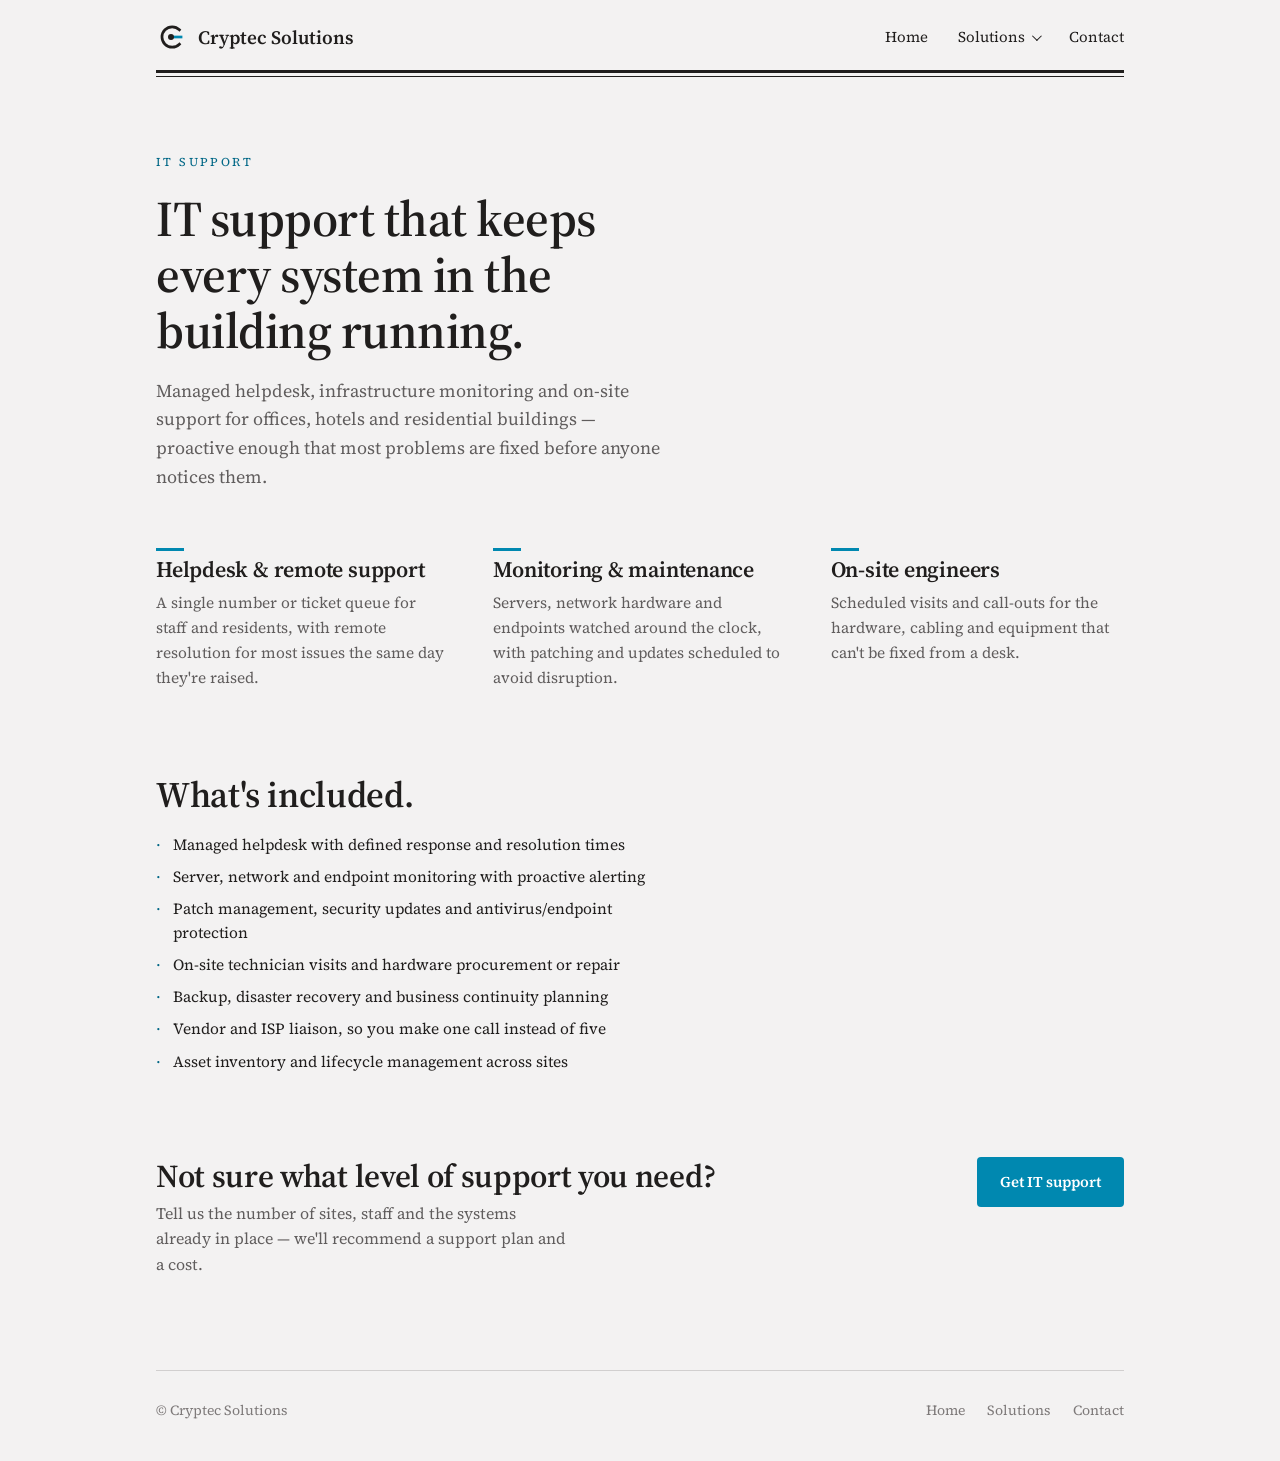
<file: solutions/it-support.html>
<!doctype html>
<html lang="en">
<head>
<meta charset="utf-8">
<meta name="viewport" content="width=device-width, initial-scale=1">
<title>IT Support — Cryptec Solutions</title>
<meta name="description" content="Managed helpdesk, infrastructure monitoring and on-site IT support for commercial, hospitality and residential buildings.">
<link rel="icon" href="../favicon.svg" type="image/svg+xml">
<link rel="icon" href="../favicon.ico" sizes="any">
<link rel="apple-touch-icon" href="../apple-touch-icon.png">
<link rel="stylesheet" href="../assets/css/style.css">
</head>
<body>

<div class="wrap">
  <header class="site-header">
    <nav class="nav">
      <a class="brand" href="../index.html">
        <svg width="30" height="30" viewBox="0 0 100 100" aria-hidden="true">
          <path d="M78 26 A34 34 0 1 0 78 74" fill="none" stroke="currentColor" stroke-width="9" stroke-linecap="square"></path>
          <path d="M50 50 H88" fill="none" stroke="#0088b0" stroke-width="9"></path>
          <circle cx="50" cy="50" r="10" fill="currentColor"></circle>
        </svg>
        <span>Cryptec Solutions</span>
      </a>
      <div class="nav-links">
        <a href="../index.html">Home</a>
        <details class="dropdown">
          <summary>Solutions</summary>
          <ul class="dropdown-menu">
            <li><a class="view-all" href="index.html">All solutions →</a></li>
            <li><a href="it-support.html" aria-current="page">IT Support<span class="item-desc">Helpdesk, infrastructure &amp; on-site support</span></a></li>
            <li><a href="communications-networks.html">Integrated Communications Networks<span class="item-desc">Cabling, wireless, VoIP &amp; building networks</span></a></li>
            <li><a href="custom-software.html">Custom Software Solutions<span class="item-desc">Concierge, lighting &amp; fabrication software</span></a></li>
            <li><a href="smart-building-interfaces.html">Smart Building Interfaces<span class="item-desc">Touch panels &amp; interactive displays</span></a></li>
          </ul>
        </details>
        <a href="../contact.html">Contact</a>
      </div>
    </nav>
  </header>

  <div class="rule"><div></div><div></div></div>

  <header class="page-header">
    <div class="kicker">IT Support</div>
    <h1>IT support that keeps every system in the building running.</h1>
    <p>Managed helpdesk, infrastructure monitoring and on-site support for offices, hotels and residential buildings — proactive enough that most problems are fixed before anyone notices them.</p>
  </header>

  <section class="grid grid-3">
    <div>
      <div class="accent-bar"></div>
      <h2 style="font-size: 22px; margin: 6px 0 10px;">Helpdesk &amp; remote support</h2>
      <p class="text-muted" style="font-size: 15.5px;">A single number or ticket queue for staff and residents, with remote resolution for most issues the same day they're raised.</p>
    </div>
    <div>
      <div class="accent-bar"></div>
      <h2 style="font-size: 22px; margin: 6px 0 10px;">Monitoring &amp; maintenance</h2>
      <p class="text-muted" style="font-size: 15.5px;">Servers, network hardware and endpoints watched around the clock, with patching and updates scheduled to avoid disruption.</p>
    </div>
    <div>
      <div class="accent-bar"></div>
      <h2 style="font-size: 22px; margin: 6px 0 10px;">On-site engineers</h2>
      <p class="text-muted" style="font-size: 15.5px;">Scheduled visits and call-outs for the hardware, cabling and equipment that can't be fixed from a desk.</p>
    </div>
  </section>

  <section>
    <h2 style="font-size: clamp(26px, 3.4vw, 36px); max-width: 32ch; margin-bottom: 18px;">What's included.</h2>
    <div class="feature-list" style="max-width: 62ch;">
      <div><span class="bullet">·</span><span>Managed helpdesk with defined response and resolution times</span></div>
      <div><span class="bullet">·</span><span>Server, network and endpoint monitoring with proactive alerting</span></div>
      <div><span class="bullet">·</span><span>Patch management, security updates and antivirus/endpoint protection</span></div>
      <div><span class="bullet">·</span><span>On-site technician visits and hardware procurement or repair</span></div>
      <div><span class="bullet">·</span><span>Backup, disaster recovery and business continuity planning</span></div>
      <div><span class="bullet">·</span><span>Vendor and ISP liaison, so you make one call instead of five</span></div>
      <div><span class="bullet">·</span><span>Asset inventory and lifecycle management across sites</span></div>
    </div>
  </section>

  <section class="cta-banner">
    <div>
      <h2>Not sure what level of support you need?</h2>
      <p>Tell us the number of sites, staff and the systems already in place — we'll recommend a support plan and a cost.</p>
    </div>
    <a href="../contact.html" class="btn btn-primary">Get IT support</a>
  </section>

  <footer class="site-footer">
    <span>© Cryptec Solutions</span>
    <div class="footer-links">
      <a href="../index.html">Home</a>
      <a href="index.html">Solutions</a>
      <a href="../contact.html">Contact</a>
    </div>
  </footer>
</div>

</body>
</html>
</file>
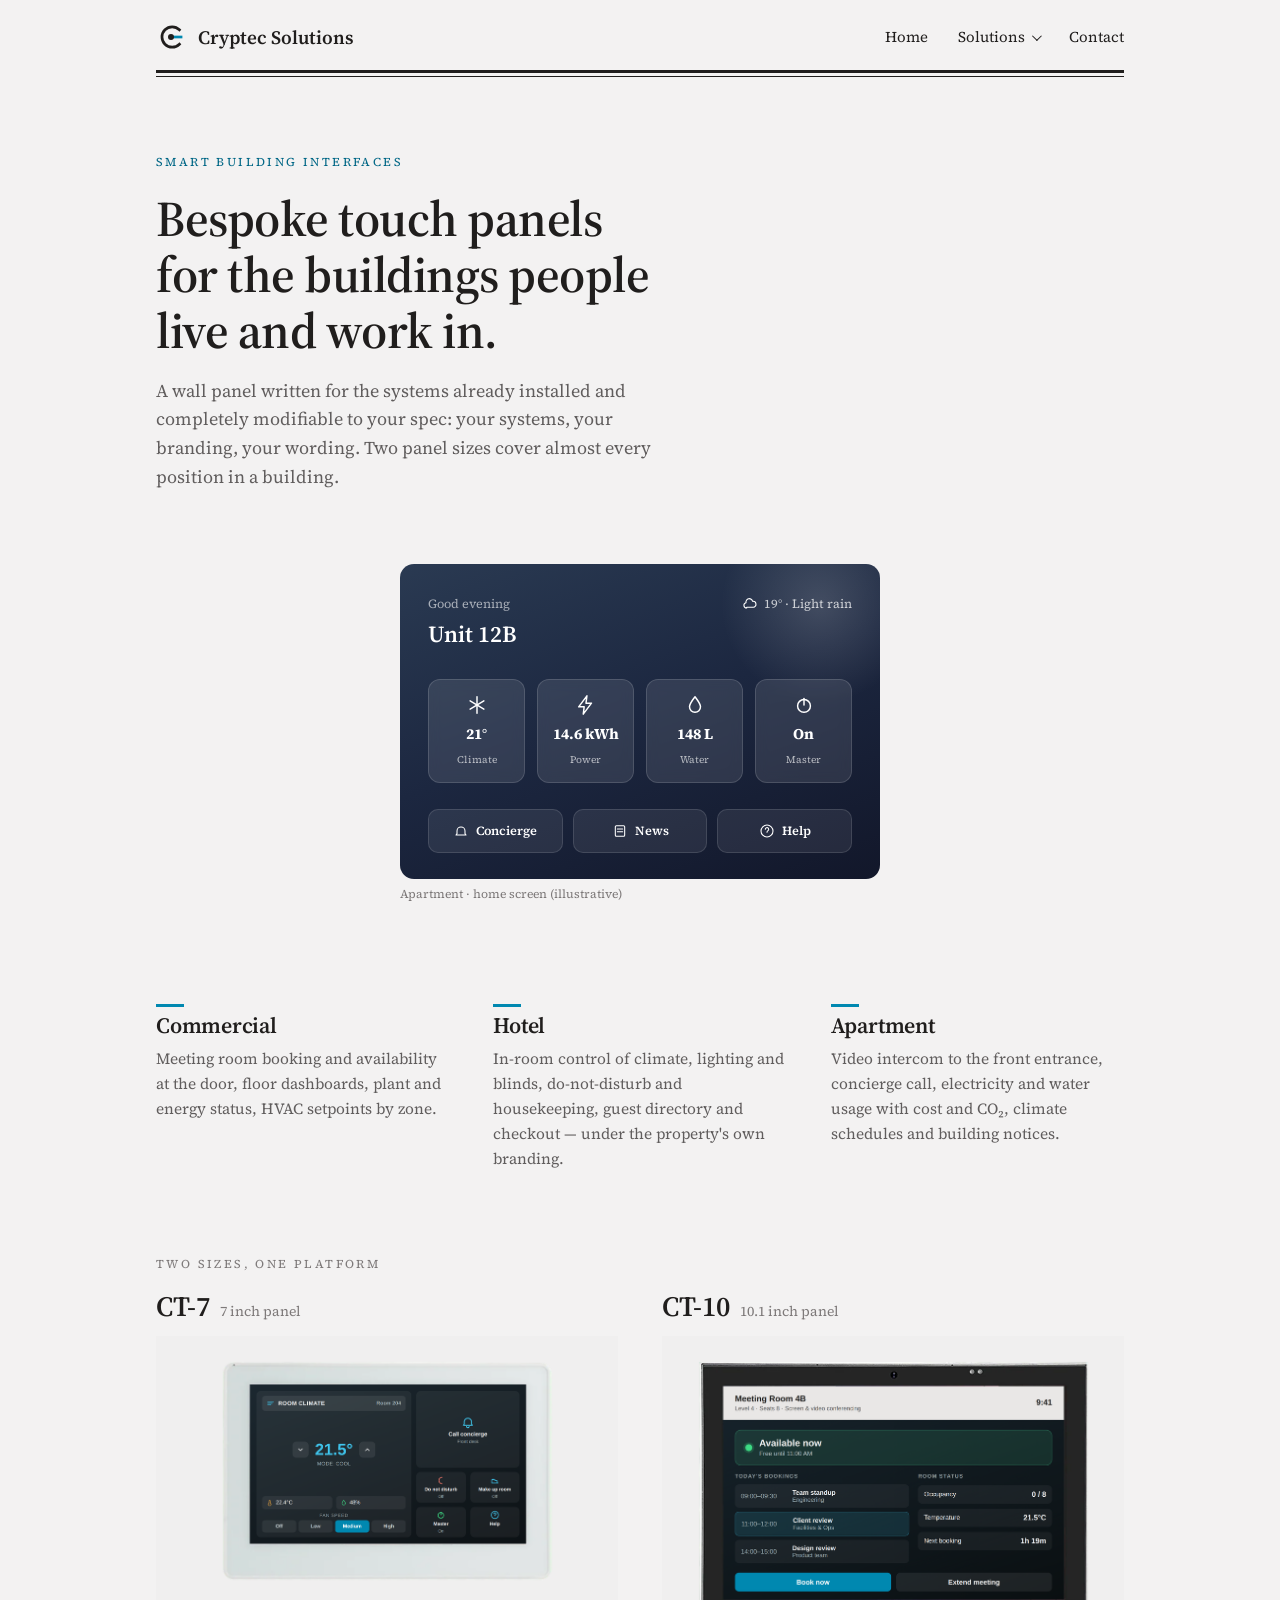
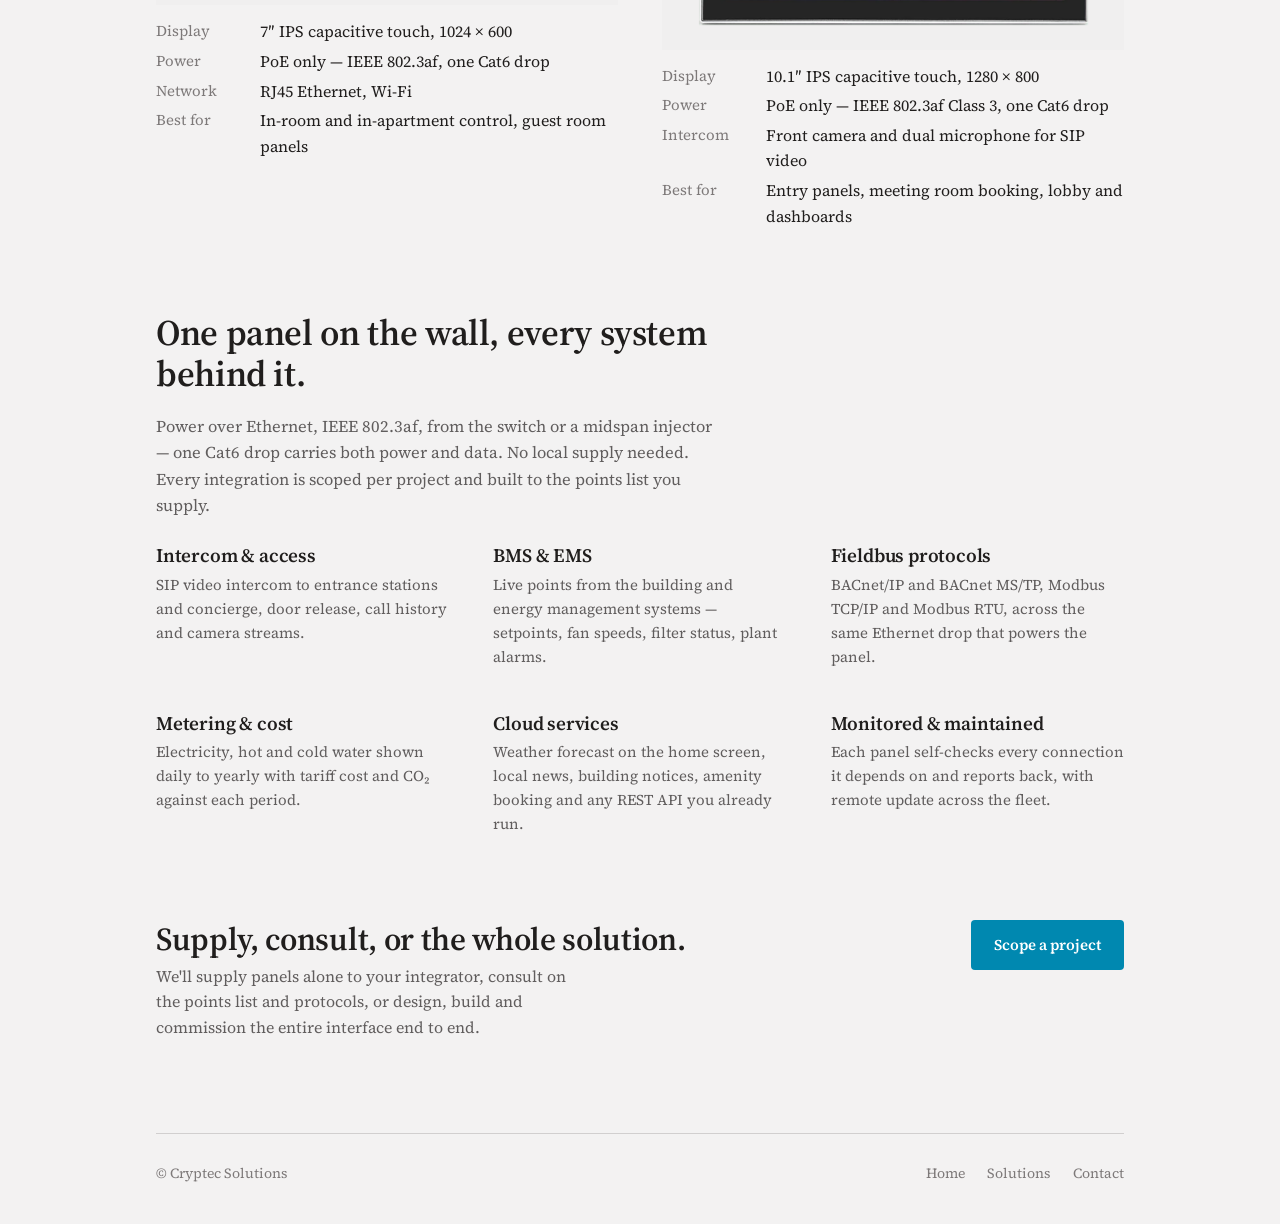
<file: solutions/smart-building-interfaces.html>
<!doctype html>
<html lang="en">
<head>
<meta charset="utf-8">
<meta name="viewport" content="width=device-width, initial-scale=1">
<title>Smart Building Interfaces — Cryptec Solutions</title>
<meta name="description" content="Bespoke touch panels and interactive displays for intercom, climate, metering, booking and guest services.">
<link rel="icon" href="../favicon.svg" type="image/svg+xml">
<link rel="icon" href="../favicon.ico" sizes="any">
<link rel="apple-touch-icon" href="../apple-touch-icon.png">
<link rel="stylesheet" href="../assets/css/style.css">
</head>
<body>

<div class="wrap">
  <header class="site-header">
    <nav class="nav">
      <a class="brand" href="../index.html">
        <svg width="30" height="30" viewBox="0 0 100 100" aria-hidden="true">
          <path d="M78 26 A34 34 0 1 0 78 74" fill="none" stroke="currentColor" stroke-width="9" stroke-linecap="square"></path>
          <path d="M50 50 H88" fill="none" stroke="#0088b0" stroke-width="9"></path>
          <circle cx="50" cy="50" r="10" fill="currentColor"></circle>
        </svg>
        <span>Cryptec Solutions</span>
      </a>
      <div class="nav-links">
        <a href="../index.html">Home</a>
        <details class="dropdown">
          <summary>Solutions</summary>
          <ul class="dropdown-menu">
            <li><a class="view-all" href="index.html">All solutions →</a></li>
            <li><a href="it-support.html">IT Support<span class="item-desc">Helpdesk, infrastructure &amp; on-site support</span></a></li>
            <li><a href="communications-networks.html">Integrated Communications Networks<span class="item-desc">Cabling, wireless, VoIP &amp; building networks</span></a></li>
            <li><a href="custom-software.html">Custom Software Solutions<span class="item-desc">Concierge, lighting &amp; fabrication software</span></a></li>
            <li><a href="smart-building-interfaces.html" aria-current="page">Smart Building Interfaces<span class="item-desc">Touch panels &amp; interactive displays</span></a></li>
          </ul>
        </details>
        <a href="../contact.html">Contact</a>
      </div>
    </nav>
  </header>

  <div class="rule"><div></div><div></div></div>

  <header class="page-header">
    <div class="kicker">Smart Building Interfaces</div>
    <h1>Bespoke touch panels for the buildings people live and work in.</h1>
    <p>A wall panel written for the systems already installed and completely modifiable to your spec: your systems, your branding, your wording. Two panel sizes cover almost every position in a building.</p>
  </header>

  <section style="display: flex; justify-content: center;">
    <figure class="figure" style="width: 100%; max-width: 480px;">
      <div class="app-screen" aria-hidden="true">
        <div class="app-top">
          <div class="app-greeting">
            <div class="hi">Good evening</div>
            <div class="unit">Unit 12B</div>
          </div>
          <div class="app-weather"><svg viewBox="0 0 24 24"><path d="M7 18a4 4 0 01-1-7.9A5 5 0 0115.9 8 4.5 4.5 0 0117 17H7z"/></svg>19&deg; &middot; Light rain</div>
        </div>
        <div class="app-tiles">
          <div class="app-tile"><svg viewBox="0 0 24 24"><line x1="12" y1="3" x2="12" y2="21"/><line x1="4.5" y1="7.5" x2="19.5" y2="16.5"/><line x1="19.5" y1="7.5" x2="4.5" y2="16.5"/></svg><span class="val">21&deg;</span><span class="lbl">Climate</span></div>
          <div class="app-tile"><svg viewBox="0 0 24 24"><path d="M13 2 4 14h6l-1 8 9-12h-6l1-8z"/></svg><span class="val">14.6 kWh</span><span class="lbl">Power</span></div>
          <div class="app-tile"><svg viewBox="0 0 24 24"><path d="M12 3c-3.5 4.5-6 8-6 11a6 6 0 0012 0c0-3-2.5-6.5-6-11z"/></svg><span class="val">148 L</span><span class="lbl">Water</span></div>
          <div class="app-tile"><svg viewBox="0 0 24 24"><circle cx="12" cy="13" r="7"/><line x1="12" y1="5" x2="12" y2="12"/></svg><span class="val">On</span><span class="lbl">Master</span></div>
        </div>
        <div class="app-actions">
          <div class="app-action"><svg viewBox="0 0 24 24"><path d="M6 16v-4a6 6 0 1112 0v4l1.5 2h-15z"/></svg>Concierge</div>
          <div class="app-action"><svg viewBox="0 0 24 24"><rect x="5" y="4" width="14" height="16" rx="1.5"/><line x1="8" y1="9" x2="16" y2="9"/><line x1="8" y1="13" x2="16" y2="13"/></svg>News</div>
          <div class="app-action"><svg viewBox="0 0 24 24"><circle cx="12" cy="12" r="9"/><path d="M9.5 9.5a2.5 2.5 0 114 2c-.8.6-1.5 1.1-1.5 2.2"/></svg>Help</div>
        </div>
      </div>
      <figcaption>Apartment · home screen (illustrative)</figcaption>
    </figure>
  </section>

  <section class="grid grid-3">
    <div>
      <div class="accent-bar"></div>
      <h2 style="font-size: 22px; margin: 6px 0 10px;">Commercial</h2>
      <p class="text-muted" style="font-size: 15.5px;">Meeting room booking and availability at the door, floor dashboards, plant and energy status, HVAC setpoints by zone.</p>
    </div>
    <div>
      <div class="accent-bar"></div>
      <h2 style="font-size: 22px; margin: 6px 0 10px;">Hotel</h2>
      <p class="text-muted" style="font-size: 15.5px;">In-room control of climate, lighting and blinds, do-not-disturb and housekeeping, guest directory and checkout — under the property's own branding.</p>
    </div>
    <div>
      <div class="accent-bar"></div>
      <h2 style="font-size: 22px; margin: 6px 0 10px;">Apartment</h2>
      <p class="text-muted" style="font-size: 15.5px;">Video intercom to the front entrance, concierge call, electricity and water usage with cost and CO₂, climate schedules and building notices.</p>
    </div>
  </section>

  <section>
    <div class="kicker" style="color: var(--color-neutral-600); margin-bottom: 16px;">Two sizes, one platform</div>
    <div class="grid grid-2">
      <div style="display:flex; flex-direction:column; gap:14px;">
        <div style="display:flex; align-items:baseline; gap:10px;">
          <h2 style="font-size: 28px;">CT-7</h2>
          <span style="font-size: 14px; color: var(--color-neutral-600);">7 inch panel</span>
        </div>
        <div style="background:#f0efef; padding:20px; display:flex; align-items:center; justify-content:center;">
          <img src="../assets/img/ct-7.png" alt="CT-7 panel showing a hotel guest room screen with room climate, call concierge, do not disturb, make up room, master power and help" style="width:100%; max-width:340px; height:auto; display:block;" loading="lazy">
        </div>
        <div style="display:flex; flex-direction:column; gap:4px;">
          <div class="spec-row"><span class="spec-label">Display</span><span>7″ IPS capacitive touch, 1024 × 600</span></div>
          <div class="spec-row"><span class="spec-label">Power</span><span>PoE only — IEEE 802.3af, one Cat6 drop</span></div>
          <div class="spec-row"><span class="spec-label">Network</span><span>RJ45 Ethernet, Wi-Fi</span></div>
          <div class="spec-row"><span class="spec-label">Best for</span><span>In-room and in-apartment control, guest room panels</span></div>
        </div>
      </div>
      <div style="display:flex; flex-direction:column; gap:14px;">
        <div style="display:flex; align-items:baseline; gap:10px;">
          <h2 style="font-size: 28px;">CT-10</h2>
          <span style="font-size: 14px; color: var(--color-neutral-600);">10.1 inch panel</span>
        </div>
        <div style="background:#f0efef; padding:20px; display:flex; align-items:center; justify-content:center;">
          <img src="../assets/img/ct-10.png" alt="CT-10 panel showing a meeting room booking screen with availability status, today's bookings and room status" style="width:100%; max-width:400px; height:auto; display:block;" loading="lazy">
        </div>
        <div style="display:flex; flex-direction:column; gap:4px;">
          <div class="spec-row"><span class="spec-label">Display</span><span>10.1″ IPS capacitive touch, 1280 × 800</span></div>
          <div class="spec-row"><span class="spec-label">Power</span><span>PoE only — IEEE 802.3af Class 3, one Cat6 drop</span></div>
          <div class="spec-row"><span class="spec-label">Intercom</span><span>Front camera and dual microphone for SIP video</span></div>
          <div class="spec-row"><span class="spec-label">Best for</span><span>Entry panels, meeting room booking, lobby and dashboards</span></div>
        </div>
      </div>
    </div>
  </section>

  <section style="display:flex; flex-direction:column; gap:20px;">
    <h2 style="font-size: clamp(26px, 3.4vw, 36px); max-width: 34ch;">One panel on the wall, every system behind it.</h2>
    <p class="text-muted" style="font-size: 16.5px; max-width: 62ch;">Power over Ethernet, IEEE 802.3af, from the switch or a midspan injector — one Cat6 drop carries both power and data. No local supply needed. Every integration is scoped per project and built to the points list you supply.</p>
    <div class="grid grid-3" style="margin-top: 6px;">
      <div><h3 style="font-size: 19px; margin-bottom: 6px;">Intercom &amp; access</h3><p class="text-muted" style="font-size: 15px;">SIP video intercom to entrance stations and concierge, door release, call history and camera streams.</p></div>
      <div><h3 style="font-size: 19px; margin-bottom: 6px;">BMS &amp; EMS</h3><p class="text-muted" style="font-size: 15px;">Live points from the building and energy management systems — setpoints, fan speeds, filter status, plant alarms.</p></div>
      <div><h3 style="font-size: 19px; margin-bottom: 6px;">Fieldbus protocols</h3><p class="text-muted" style="font-size: 15px;">BACnet/IP and BACnet MS/TP, Modbus TCP/IP and Modbus RTU, across the same Ethernet drop that powers the panel.</p></div>
      <div><h3 style="font-size: 19px; margin-bottom: 6px;">Metering &amp; cost</h3><p class="text-muted" style="font-size: 15px;">Electricity, hot and cold water shown daily to yearly with tariff cost and CO₂ against each period.</p></div>
      <div><h3 style="font-size: 19px; margin-bottom: 6px;">Cloud services</h3><p class="text-muted" style="font-size: 15px;">Weather forecast on the home screen, local news, building notices, amenity booking and any REST API you already run.</p></div>
      <div><h3 style="font-size: 19px; margin-bottom: 6px;">Monitored &amp; maintained</h3><p class="text-muted" style="font-size: 15px;">Each panel self-checks every connection it depends on and reports back, with remote update across the fleet.</p></div>
    </div>
  </section>

  <section class="cta-banner">
    <div>
      <h2>Supply, consult, or the whole solution.</h2>
      <p>We'll supply panels alone to your integrator, consult on the points list and protocols, or design, build and commission the entire interface end to end.</p>
    </div>
    <a href="../contact.html" class="btn btn-primary">Scope a project</a>
  </section>

  <footer class="site-footer">
    <span>© Cryptec Solutions</span>
    <div class="footer-links">
      <a href="../index.html">Home</a>
      <a href="index.html">Solutions</a>
      <a href="../contact.html">Contact</a>
    </div>
  </footer>
</div>

</body>
</html>
</file>
<file: assets/css/style.css>
/* Cryptec Solutions — base styles. Plain CSS, no build step. */
@import url('https://fonts.googleapis.com/css2?family=Source+Serif+4:ital,wght@0,400;0,600;1,400&display=swap');

:root {
  --color-bg: #f3f2f2;
  --color-surface: #eae9e9;
  --color-text: #201e1d;
  --color-accent: #0088b0;
  --color-divider: color-mix(in srgb, #201e1d 16%, transparent);

  --color-neutral-600: #7d7979;
  --color-neutral-700: #605d5d;
  --color-neutral-800: #444141;

  --color-accent-100: #e9f8ff;
  --color-accent-700: #006786;
  --color-accent-800: #004961;

  --font-heading: "Source Serif 4", Georgia, serif;
  --font-body: "Source Serif 4", Georgia, serif;

  --radius-sm: 2px;
  --radius-md: 4px;
  --shadow-md: 0 8px 24px color-mix(in srgb, #201e1d 14%, transparent);
}

* , *::before, *::after { box-sizing: border-box; }

html { color-scheme: light; }

body {
  margin: 0;
  background: var(--color-bg);
  color: var(--color-text);
  font-family: var(--font-body);
  font-size: 16px;
  line-height: 1.6;
}

h1, h2, h3, h4 {
  font-family: var(--font-heading);
  font-weight: 600;
  line-height: 1.12;
  letter-spacing: -0.01em;
  margin: 0;
}

p { margin: 0; }
img { display: block; max-width: 100%; }
a { color: var(--color-accent-700); }
a:focus-visible, button:focus-visible, summary:focus-visible { outline: 2px solid var(--color-accent); outline-offset: 2px; }

.wrap {
  max-width: 1080px;
  margin: 0 auto;
  padding: 0 clamp(20px, 5vw, 56px);
}

.kicker {
  font-size: 12px;
  letter-spacing: 0.2em;
  text-transform: uppercase;
  color: var(--color-accent-700);
}

.text-muted { color: var(--color-neutral-700); }

.rule {
  display: flex;
  flex-direction: column;
  gap: 3px;
}
.rule div:first-child { height: 3px; background: var(--color-text); }
.rule div:last-child { height: 1px; background: var(--color-text); }

/* — buttons — */
.btn {
  display: inline-flex;
  align-items: center;
  gap: 6px;
  font-family: var(--font-heading);
  font-weight: 600;
  font-size: 15px;
  text-decoration: none;
  padding: 12px 22px;
  border-radius: var(--radius-md);
  border: 1px solid transparent;
  cursor: pointer;
}
.btn-primary { background: var(--color-accent); color: #fff; }
.btn-primary:hover { background: var(--color-accent-700); }
.btn-secondary { border-color: var(--color-divider); color: var(--color-text); }
.btn-secondary:hover { background: color-mix(in srgb, var(--color-text) 7%, transparent); }

/* — accent bar above a heading — */
.accent-bar { width: 28px; height: 3px; background: var(--color-accent); margin-bottom: 6px; }

/* — header / nav — */
.site-header { padding: 22px 0 18px; }
.nav {
  display: flex;
  align-items: center;
  justify-content: space-between;
  gap: 24px;
  flex-wrap: wrap;
}
.brand {
  display: flex;
  align-items: center;
  gap: 12px;
  text-decoration: none;
  color: var(--color-text);
}
.brand span {
  font-family: var(--font-heading);
  font-size: 19px;
  font-weight: 600;
}
.nav-links {
  display: flex;
  align-items: center;
  gap: clamp(14px, 3vw, 30px);
  font-size: 15px;
  flex-wrap: wrap;
}
.nav-links > a { color: var(--color-text); text-decoration: none; }
.nav-links > a:hover, .nav-links > a[aria-current='page'] { color: var(--color-accent-700); }

/* dropdown, built with <details> — no JS required */
.dropdown { position: relative; }
.dropdown > summary {
  list-style: none;
  cursor: pointer;
  color: var(--color-text);
  display: flex;
  align-items: center;
  gap: 5px;
}
.dropdown > summary::-webkit-details-marker { display: none; }
.dropdown > summary::after {
  content: "";
  width: 7px; height: 7px;
  border-right: 1.5px solid currentColor;
  border-bottom: 1.5px solid currentColor;
  transform: rotate(45deg) translateY(-2px);
  margin-left: 2px;
}
.dropdown[open] > summary,
.dropdown > summary:hover { color: var(--color-accent-700); }
.dropdown-menu {
  list-style: none;
  margin: 10px 0 0;
  padding: 8px;
  position: absolute;
  top: 100%;
  left: 0;
  min-width: 280px;
  background: var(--color-bg);
  border: 1px solid var(--color-divider);
  border-radius: var(--radius-md);
  box-shadow: var(--shadow-md);
  z-index: 20;
}
.dropdown-menu li + li { margin-top: 2px; }
.dropdown-menu a {
  display: flex;
  flex-direction: column;
  gap: 2px;
  padding: 9px 10px;
  border-radius: var(--radius-sm);
  color: var(--color-text);
  text-decoration: none;
  font-size: 14.5px;
}
.dropdown-menu a:hover { background: var(--color-accent-100); color: var(--color-accent-800); }
.dropdown-menu .item-desc { font-size: 12.5px; color: var(--color-neutral-700); }

@media (max-width: 640px) {
  .dropdown-menu { position: static; box-shadow: none; width: 100%; margin-top: 8px; }
}

/* — hero — */
.hero {
  display: flex;
  flex-direction: column;
  gap: 20px;
  max-width: 62ch;
  padding: clamp(48px, 8vw, 88px) 0 clamp(40px, 6vw, 64px);
}
.hero h1 { font-size: clamp(36px, 6vw, 60px); text-wrap: pretty; }
.hero p { font-size: clamp(16px, 1.7vw, 19px); color: var(--color-neutral-700); text-wrap: pretty; }
.hero .actions { display: flex; flex-wrap: wrap; gap: 12px; margin-top: 8px; }

/* — page header (solution / contact pages) — */
.page-header {
  display: flex;
  flex-direction: column;
  gap: 18px;
  max-width: 64ch;
  padding: clamp(44px, 7vw, 76px) 0 clamp(32px, 5vw, 56px);
}
.page-header h1 { font-size: clamp(32px, 5.5vw, 50px); text-wrap: pretty; }
.page-header p { font-size: clamp(16px, 1.7vw, 18px); color: var(--color-neutral-700); text-wrap: pretty; }

/* — sections & grids — */
section { padding-bottom: clamp(44px, 7vw, 84px); }
.grid { display: grid; gap: clamp(24px, 4vw, 44px); }
.grid-2 { grid-template-columns: repeat(auto-fit, minmax(280px, 1fr)); }
.grid-3 { grid-template-columns: repeat(auto-fit, minmax(220px, 1fr)); }
.grid-4 { grid-template-columns: repeat(auto-fit, minmax(220px, 1fr)); }

/* — solution cards on home — */
.solution-card {
  display: flex;
  flex-direction: column;
  gap: 10px;
  padding: 22px;
  background: var(--color-surface);
  border-radius: var(--radius-md);
}
.solution-card h3 { font-size: 20px; }
.solution-card p { font-size: 15px; color: var(--color-neutral-700); flex: 1; }
.solution-card a { font-size: 14.5px; color: var(--color-accent-700); text-decoration: none; }
.solution-card a:hover { text-decoration: underline; }

/* — feature list — */
.feature-list { display: flex; flex-direction: column; gap: 9px; font-size: 15.5px; line-height: 1.5; }
.feature-list div { display: flex; gap: 12px; }
.feature-list span.bullet { color: var(--color-accent-700); flex: none; }

/* — stats — */
.stats { display: grid; grid-template-columns: repeat(auto-fit, minmax(130px, 1fr)); gap: 20px; margin-top: 8px; }
.stat-num { font-family: var(--font-heading); font-size: 30px; font-weight: 600; line-height: 1; }
.stat-label { font-size: 14px; color: var(--color-neutral-700); }

/* — image caption — */
.figure { display: flex; flex-direction: column; gap: 6px; }
.figure figcaption { font-size: 12px; color: var(--color-neutral-600); margin: 0; }

/* — spec table — */
.spec-row { display: flex; gap: 14px; }
.spec-label { width: 90px; flex: none; color: var(--color-neutral-600); font-size: 15px; }

/* — CTA banner — */
.cta-banner {
  display: flex;
  flex-wrap: wrap;
  align-items: baseline;
  justify-content: space-between;
  gap: 20px;
}
.cta-banner h2 { font-size: clamp(24px, 3vw, 32px); }
.cta-banner p { font-size: 16px; color: var(--color-neutral-700); max-width: 52ch; margin-top: 6px; text-wrap: pretty; }

/* — forms — */
.field { display: flex; flex-direction: column; gap: 6px; }
.field label { font-size: 12px; color: var(--color-neutral-700); }
.input {
  width: 100%;
  font: inherit;
  font-size: 15px;
  padding: 10px 12px;
  background: var(--color-surface);
  border: 1px solid var(--color-divider);
  border-radius: var(--radius-sm);
  color: var(--color-text);
}
.input:focus-visible { border-color: var(--color-accent); outline-offset: 0; }
textarea.input { resize: vertical; font-family: inherit; }

/* — dropdown "view all" entry — */
.dropdown-menu .view-all {
  display: block;
  font-family: var(--font-heading);
  font-weight: 600;
  font-size: 13.5px;
  padding: 8px 10px;
  border-bottom: 1px solid var(--color-divider);
  margin-bottom: 4px;
  border-radius: var(--radius-sm);
}
.dropdown-menu .view-all:hover { background: var(--color-accent-100); color: var(--color-accent-800); }

/* — capability tags — */
.tag-row { display: flex; flex-wrap: wrap; gap: 10px; }
.tag {
  display: inline-flex;
  align-items: center;
  font-size: 13px;
  padding: 7px 14px;
  border-radius: 999px;
  border: 1px solid var(--color-divider);
  color: var(--color-neutral-700);
  background: var(--color-surface);
}

/* — alternating solution rows (solutions hub) — */
.solution-row {
  display: grid;
  grid-template-columns: repeat(auto-fit, minmax(280px, 1fr));
  gap: clamp(28px, 5vw, 56px);
  align-items: center;
  padding: clamp(32px, 5vw, 52px) 0;
  border-bottom: 1px solid var(--color-divider);
}
.solution-row:last-child { border-bottom: none; }
.solution-row .solution-visual {
  display: flex; align-items: center; justify-content: center;
  min-height: 260px; width: 100%; box-sizing: border-box;
  background: var(--color-surface); border-radius: var(--radius-md);
  padding: 24px;
}
.solution-row.reverse .solution-visual { order: 2; }

/* — illustrated device/screen mockups (no photography, nothing brand-specific) — */
.mockup {
  border-radius: 10px;
  overflow: hidden;
  box-shadow: var(--shadow-md);
  background: #10161b;
}
.mockup-bar {
  display: flex;
  align-items: center;
  justify-content: space-between;
  padding: 9px 14px;
  background: #e9e7e6;
  color: #201e1d;
  font-size: 12px;
  font-family: var(--font-heading);
  font-weight: 600;
}
.mockup-screen {
  display: grid;
  grid-template-columns: repeat(3, 1fr);
  gap: 10px;
  padding: 16px;
  background: linear-gradient(160deg, #1c2830, #0d1215);
}
.mockup-screen.cols-2 { grid-template-columns: repeat(2, 1fr); }
.mockup-tile {
  display: flex;
  flex-direction: column;
  align-items: center;
  justify-content: center;
  gap: 6px;
  padding: 14px 4px;
  border-radius: 8px;
  background: rgba(255,255,255,0.07);
  color: #f2f2f2;
  font-size: 11.5px;
  text-align: center;
  line-height: 1.25;
}
.mockup-tile svg {
  width: 24px;
  height: 24px;
  fill: none;
  stroke: currentColor;
  stroke-width: 1.6;
  stroke-linecap: round;
  stroke-linejoin: round;
  color: var(--color-accent);
}

/* — modern app screen (apartment hero) — */
.app-screen {
  position: relative;
  overflow: hidden;
  border-radius: 14px;
  background: linear-gradient(160deg, #33456200 0%, #2a3a52 0%, #1c2740 48%, #12172a 100%);
  padding: 30px 28px 26px;
  box-shadow: var(--shadow-lg);
  display: flex;
  flex-direction: column;
  justify-content: space-between;
  gap: 26px;
  color: #fff;
}
.app-screen::before {
  content: "";
  position: absolute;
  top: -60px; right: -40px;
  width: 200px; height: 200px;
  border-radius: 50%;
  background: radial-gradient(circle, rgba(255,255,255,0.16), rgba(255,255,255,0) 70%);
  pointer-events: none;
}
.app-top { display: flex; align-items: flex-start; justify-content: space-between; position: relative; z-index: 1; }
.app-greeting .hi { font-size: 12.5px; color: rgba(255,255,255,0.6); }
.app-greeting .unit { font-family: var(--font-heading); font-size: 23px; font-weight: 600; margin-top: 2px; }
.app-weather { display: flex; align-items: center; gap: 6px; font-size: 12.5px; color: rgba(255,255,255,0.75); }
.app-weather svg { width: 16px; height: 16px; stroke: #fff; fill: none; stroke-width: 1.6; stroke-linecap: round; stroke-linejoin: round; }
.app-tiles { display: grid; grid-template-columns: repeat(4, 1fr); gap: 12px; position: relative; z-index: 1; }
.app-tile {
  backdrop-filter: blur(6px);
  background: rgba(255,255,255,0.1);
  border: 1px solid rgba(255,255,255,0.14);
  border-radius: 12px;
  padding: 14px 8px;
  display: flex;
  flex-direction: column;
  align-items: center;
  gap: 6px;
  text-align: center;
}
.app-tile svg { width: 22px; height: 22px; stroke: #fff; fill: none; stroke-width: 1.6; stroke-linecap: round; stroke-linejoin: round; }
.app-tile .val { font-size: 15px; font-weight: 700; }
.app-tile .lbl { font-size: 10px; color: rgba(255,255,255,0.65); }
.app-actions { display: flex; gap: 10px; position: relative; z-index: 1; }
.app-action {
  flex: 1;
  display: flex;
  align-items: center;
  justify-content: center;
  gap: 7px;
  padding: 11px;
  border-radius: 10px;
  background: rgba(255,255,255,0.08);
  border: 1px solid rgba(255,255,255,0.12);
  font-size: 12.5px;
  font-weight: 600;
}
.app-action svg { width: 16px; height: 16px; stroke: #fff; fill: none; stroke-width: 1.6; stroke-linecap: round; stroke-linejoin: round; }

.bezel {
  display: inline-flex;
  flex-direction: column;
  align-items: center;
  gap: 8px;
  background: #2b2d30;
  border-radius: 16px;
  padding: 14px;
  box-shadow: var(--shadow-md);
}
.bezel-cam { width: 7px; height: 7px; border-radius: 50%; background: #565759; }
.bezel .mockup { width: 100%; }

/* — interactive engagement flow (click-through / auto-advancing steps) — */
.flow { display: flex; flex-direction: column; gap: clamp(24px, 4vw, 40px); }
.flow-tabs {
  display: grid;
  grid-template-columns: repeat(4, 1fr);
  gap: clamp(12px, 2vw, 24px);
}
.flow-tab {
  all: unset;
  cursor: pointer;
  display: flex;
  flex-direction: column;
  gap: 10px;
  padding-bottom: 2px;
}
.flow-tab-top { display: flex; align-items: baseline; gap: 8px; }
.flow-num {
  font-family: var(--font-heading); font-size: 12.5px; font-weight: 600;
  color: var(--color-neutral-500); transition: color 0.2s;
}
.flow-title {
  font-family: var(--font-heading); font-size: clamp(14px, 1.6vw, 17px); font-weight: 600;
  color: var(--color-neutral-600); transition: color 0.2s;
}
.flow-tab.active .flow-num, .flow-tab.active .flow-title { color: var(--color-accent-700); }
.flow-tab:hover .flow-title { color: var(--color-text); }
.flow-bar { display: block; height: 3px; background: var(--color-divider); border-radius: 2px; overflow: hidden; }
.flow-bar-fill { display: block; height: 100%; width: 0%; background: var(--color-accent); }
.flow-tab.active .flow-bar-fill { animation: flowFill 4.6s linear forwards; }
.flow-tab.paused .flow-bar-fill { animation-play-state: paused; }
@keyframes flowFill { from { width: 0%; } to { width: 100%; } }
.flow-panel {
  position: relative;
  min-height: 220px;
  background: var(--color-surface);
  border-radius: var(--radius-md);
  padding: clamp(24px, 4vw, 40px);
  overflow: hidden;
}
.flow-slide {
  position: absolute; inset: 0;
  padding: clamp(24px, 4vw, 40px);
  box-sizing: border-box;
  display: flex; flex-direction: column; justify-content: center; gap: 12px;
  opacity: 0; transform: translateY(10px);
  transition: opacity 0.4s ease, transform 0.4s ease;
  pointer-events: none;
}
.flow-slide.active { opacity: 1; transform: translateY(0); pointer-events: auto; }
.flow-slide .flow-slide-num {
  font-family: var(--font-heading); font-size: 46px; font-weight: 600;
  color: var(--color-accent-200); line-height: 1; margin-bottom: 4px;
}
.flow-slide h3 { font-size: clamp(22px, 2.6vw, 28px); }
.flow-slide p { font-size: clamp(15px, 1.6vw, 17px); color: var(--color-neutral-700); max-width: 58ch; line-height: 1.6; }
@media (max-width: 640px) {
  .flow-tabs { grid-template-columns: repeat(2, 1fr); row-gap: 18px; }
}

/* — footer — */
.site-footer {
  display: flex;
  flex-wrap: wrap;
  align-items: center;
  justify-content: space-between;
  gap: 16px;
  padding: 28px 0 40px;
  font-size: 14px;
  color: var(--color-neutral-600);
  border-top: 1px solid var(--color-divider);
  margin-top: 8px;
}
.site-footer .footer-links { display: flex; gap: 22px; flex-wrap: wrap; }
.site-footer a { color: var(--color-neutral-600); text-decoration: none; }
.site-footer a:hover { color: var(--color-accent-700); }
</file>
